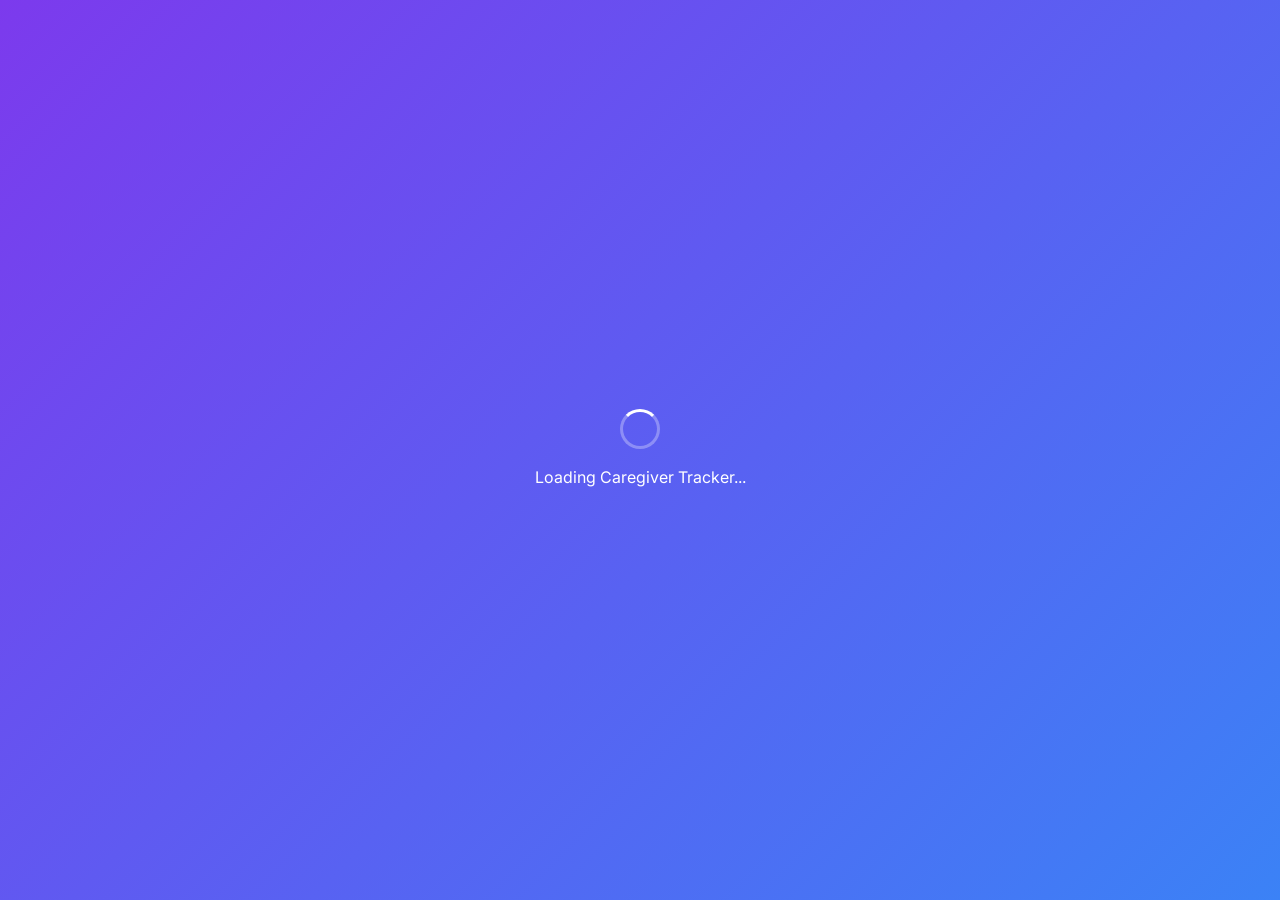
<file: index.html>
<!DOCTYPE html>
<html lang="en">
<head>
    <meta charset="UTF-8">
    <meta name="viewport" content="width=device-width, initial-scale=1.0">
    <meta name="theme-color" content="#7c3aed">
    <title>Caregiver Time Tracker | 护工时间追踪</title>
    <link href="https://fonts.googleapis.com/css2?family=Inter:wght@300;400;500;600;700&display=swap" rel="stylesheet">
    <style>
        /* Simple inline CSS version */
        * {
            margin: 0;
            padding: 0;
            box-sizing: border-box;
        }
        
        body {
            font-family: 'Inter', sans-serif;
            background: linear-gradient(135deg, #7c3aed 0%, #3b82f6 100%);
            min-height: 100vh;
            color: #334155;
            line-height: 1.6;
        }
        
        .loading-screen {
            position: fixed;
            top: 0;
            left: 0;
            width: 100%;
            height: 100%;
            background: linear-gradient(135deg, #7c3aed 0%, #3b82f6 100%);
            display: flex;
            align-items: center;
            justify-content: center;
            z-index: 10000;
            color: white;
        }
        
        .loading-screen.hide {
            display: none;
        }
        
        .app-container {
            max-width: 600px;
            margin: 0 auto;
            padding: 1.5rem;
            opacity: 0;
            transition: opacity 0.3s;
        }
        
        .app-container.loaded {
            opacity: 1;
        }
        
        .header {
            text-align: center;
            margin-bottom: 2rem;
            color: white;
        }
        
        .title {
            font-size: 1.875rem;
            font-weight: 700;
            margin-bottom: 0.5rem;
        }
        
        .subtitle {
            font-size: 1.25rem;
            opacity: 0.9;
        }
        
        .caregiver-card {
            background: linear-gradient(145deg, #ffffff 0%, #f8fafc 100%);
            border-radius: 1rem;
            padding: 2rem;
            box-shadow: 0 20px 25px -5px rgba(0, 0, 0, 0.1);
            text-align: center;
        }
        
        .caregiver-name {
            font-size: 1.5rem;
            font-weight: 600;
            margin-bottom: 1rem;
            color: #334155;
        }
        
        .status-badge {
            display: inline-flex;
            align-items: center;
            justify-content: center;
            padding: 0.5rem 1.5rem;
            border-radius: 0.75rem;
            background: #fca5a5;
            color: #dc2626;
            font-weight: 500;
            margin-bottom: 1.5rem;
        }
        
        .status-badge.clocked-in {
            background: #dcfce7;
            color: #16a34a;
        }
        
        .btn {
            display: inline-flex;
            align-items: center;
            justify-content: center;
            padding: 1rem 1.5rem;
            border: none;
            border-radius: 0.5rem;
            font-size: 1rem;
            font-weight: 500;
            cursor: pointer;
            transition: all 0.15s;
            margin: 0.5rem;
            min-height: 44px;
        }
        
        .btn:disabled {
            opacity: 0.6;
            cursor: not-allowed;
        }
        
        .btn-success {
            background: #10b981;
            color: white;
        }
        
        .btn-danger {
            background: #ef4444;
            color: white;
        }
        
        .btn:not(:disabled):hover {
            transform: translateY(-1px);
            box-shadow: 0 10px 15px -3px rgba(0, 0, 0, 0.1);
        }
        
        .time-display {
            display: grid;
            grid-template-columns: 1fr 1fr;
            gap: 1.5rem;
            margin: 1.5rem 0;
            padding: 1.5rem;
            background: rgba(59, 130, 246, 0.1);
            border-radius: 0.75rem;
        }
        
        .time-stat {
            text-align: center;
        }
        
        .time-value {
            font-size: 1.875rem;
            font-weight: 700;
            color: #3b82f6;
            margin-bottom: 0.5rem;
        }
        
        .time-label {
            font-size: 0.875rem;
            color: #64748b;
        }
        
        .live-timer {
            margin: 1rem 0;
            padding: 1rem;
            background: linear-gradient(135deg, #10b981, #059669);
            border-radius: 0.75rem;
            color: white;
            display: none;
        }
        
        .timer-display {
            font-size: 1.875rem;
            font-weight: 700;
            font-family: 'Courier New', monospace;
            text-align: center;
        }
        
        @media (max-width: 768px) {
            .app-container {
                padding: 1rem;
            }
            
            .time-display {
                grid-template-columns: 1fr;
                text-align: center;
            }
        }
        
        /* Caregiver Selection */
        .caregiver-section {
            background: white;
            border-radius: 0.5rem;
            padding: 1rem;
            margin: 1rem;
            box-shadow: 0 1px 3px rgba(0, 0, 0, 0.1);
            border: 2px solid #e5e7eb;
        }
        
        /* Caregiver List Styles */
        .caregivers-list {
            display: flex;
            flex-direction: column;
            gap: 1.5rem;
            margin-bottom: 2rem;
        }
        
        .caregiver-card {
            background: white;
            border: 2px solid #e5e7eb;
            border-radius: 1rem;
            padding: 1.5rem;
            box-shadow: 0 1px 3px rgba(0, 0, 0, 0.1);
            transition: all 0.2s ease;
        }
        
        .caregiver-card:hover {
            border-color: #3b82f6;
            box-shadow: 0 4px 6px rgba(0, 0, 0, 0.1);
        }
        
        .caregiver-header {
            display: flex;
            align-items: center;
            gap: 1rem;
            margin-bottom: 1rem;
        }
        
        .caregiver-avatar {
            width: 60px;
            height: 60px;
            border-radius: 50%;
            background: linear-gradient(135deg, #667eea 0%, #764ba2 100%);
            display: flex;
            align-items: center;
            justify-content: center;
            color: white;
            font-weight: bold;
            font-size: 1.5rem;
            flex-shrink: 0;
        }
        
        .caregiver-info h3 {
            margin: 0;
            font-size: 1.25rem;
            color: #1f2937;
        }
        
        .caregiver-info p {
            margin: 0.25rem 0 0 0;
            font-size: 0.875rem;
            color: #6b7280;
        }
        
        .caregiver-status {
            padding: 0.25rem 0.75rem;
            border-radius: 1rem;
            font-size: 0.75rem;
            font-weight: 600;
            text-transform: uppercase;
            letter-spacing: 0.05em;
        }
        
        .status-available {
            background: #dcfce7;
            color: #166534;
        }
        
        .status-working {
            background: #fef3c7;
            color: #92400e;
        }
        
        .caregiver-controls {
            display: flex;
            gap: 0.75rem;
            margin: 1rem 0;
            flex-wrap: wrap;
        }
        
        .caregiver-stats {
            display: grid;
            grid-template-columns: repeat(auto-fit, minmax(150px, 1fr));
            gap: 1rem;
            margin: 1rem 0;
        }
        
        .stat-card {
            background: #f9fafb;
            padding: 1rem;
            border-radius: 0.5rem;
            text-align: center;
        }
        
        .stat-value {
            font-size: 1.5rem;
            font-weight: bold;
            color: #1f2937;
            margin-bottom: 0.25rem;
        }
        
        .stat-label {
            font-size: 0.75rem;
            color: #6b7280;
            text-transform: uppercase;
            letter-spacing: 0.05em;
        }
        
        .caregiver-timer {
            background: #fef3c7;
            border: 2px solid #f59e0b;
            border-radius: 0.5rem;
            padding: 1rem;
            text-align: center;
            margin: 1rem 0;
        }
        
        .timer-display {
            font-size: 2rem;
            font-weight: bold;
            font-family: 'Courier New', monospace;
            color: #92400e;
            margin-bottom: 0.5rem;
        }
        
        .timer-label {
            font-size: 0.875rem;
            color: #92400e;
        }
        
        .caregiver-sessions {
            margin-top: 1rem;
        }
        
        .sessions-header {
            font-size: 1rem;
            font-weight: 600;
            color: #374151;
            margin-bottom: 0.75rem;
            padding-bottom: 0.5rem;
            border-bottom: 1px solid #e5e7eb;
        }
        
        .session-item {
            display: flex;
            justify-content: space-between;
            align-items: center;
            padding: 0.75rem;
            background: #f9fafb;
            border-radius: 0.375rem;
            margin-bottom: 0.5rem;
            font-size: 0.875rem;
        }
        
        .session-info {
            display: flex;
            justify-content: space-between;
            align-items: center;
            flex: 1;
        }
        
        .session-actions {
            display: flex;
            gap: 0.25rem;
            margin-left: 0.5rem;
        }
        
        .edit-session-btn, .delete-session-btn {
            background: none;
            border: none;
            cursor: pointer;
            padding: 0.25rem;
            border-radius: 0.25rem;
            font-size: 0.875rem;
            transition: background-color 0.2s;
        }
        
        .edit-session-btn:hover {
            background: #e5e7eb;
        }
        
        .delete-session-btn:hover {
            background: #fecaca;
        }
        
        .session-date {
            font-weight: 500;
            color: #374151;
        }
        
        .session-times {
            color: #6b7280;
        }
        
        .session-duration {
            font-weight: 600;
            color: #059669;
        }
        
        /* Admin Section */
        .admin-section {
            background: #f9fafb;
            border-radius: 1rem;
            padding: 1.5rem;
            margin-top: 2rem;
            border: 1px solid #e5e7eb;
        }
        
        .admin-section .section-header h2 {
            color: #6b7280;
            font-size: 1rem;
        }
        
        /* Modal Styles */
        .modal {
            position: fixed;
            top: 0;
            left: 0;
            width: 100%;
            height: 100%;
            background: rgba(0, 0, 0, 0.5);
            display: flex;
            align-items: center;
            justify-content: center;
            z-index: 1000;
        }
        
        .modal-content {
            background: white;
            border-radius: 0.5rem;
            max-width: 500px;
            width: 90%;
            max-height: 90vh;
            overflow-y: auto;
        }
        
        .modal-header {
            display: flex;
            align-items: center;
            justify-content: space-between;
            padding: 1rem;
            border-bottom: 1px solid #e5e7eb;
        }
        
        .modal-body {
            padding: 1rem;
        }
        
        .close-btn {
            background: none;
            border: none;
            font-size: 1.5rem;
            cursor: pointer;
            color: #6b7280;
        }
        
        .close-btn:hover {
            color: #374151;
        }
        
        .setup-instructions {
            margin-bottom: 1.5rem;
            font-size: 0.875rem;
        }
        
        .setup-instructions h4 {
            margin-bottom: 0.5rem;
            color: #374151;
        }
        
        .setup-instructions p {
            margin-bottom: 0.25rem;
            color: #6b7280;
        }
        
        .setup-instructions a {
            color: #3b82f6;
            text-decoration: none;
        }
        
        /* Time Logs Modal */
        .time-logs-modal .modal-content {
            max-width: 900px;
            width: 95%;
            max-height: 90vh;
        }
        
        .time-logs-table {
            width: 100%;
            border-collapse: collapse;
            margin: 1rem 0;
            font-size: 0.875rem;
        }
        
        .time-logs-table th,
        .time-logs-table td {
            padding: 0.75rem 0.5rem;
            text-align: left;
            border-bottom: 1px solid #e5e7eb;
            vertical-align: middle;
        }
        
        .time-logs-table th {
            background: #f9fafb;
            font-weight: 600;
            color: #374151;
            position: sticky;
            top: 0;
            z-index: 1;
        }
        
        .time-logs-table tbody tr:hover {
            background: #f3f4f6;
        }
        
        .log-actions {
            display: flex;
            gap: 0.25rem;
            flex-wrap: wrap;
        }
        
        .log-actions button {
            padding: 0.25rem 0.5rem;
            border: none;
            border-radius: 0.25rem;
            cursor: pointer;
            font-size: 0.75rem;
            font-weight: 500;
        }
        
        .edit-btn {
            background: #3b82f6;
            color: white;
        }
        
        .delete-btn {
            background: #ef4444;
            color: white;
        }
        
        .add-entry-btn {
            background: #10b981;
            color: white;
            margin-bottom: 1rem;
        }
        
        .time-input {
            width: 100%;
            padding: 0.5rem;
            border: 1px solid #d1d5db;
            border-radius: 0.25rem;
            font-size: 0.875rem;
        }
        
        .form-row {
            display: flex;
            gap: 1rem;
            margin: 0.75rem 0;
            align-items: center;
        }
        
        .form-group {
            flex: 1;
        }
        
        .form-group label {
            display: block;
            margin-bottom: 0.25rem;
            font-weight: 500;
            font-size: 0.875rem;
        }
        
        @media (max-width: 768px) {
            .time-logs-table {
                font-size: 0.75rem;
            }
            
            .time-logs-table th,
            .time-logs-table td {
                padding: 0.5rem 0.25rem;
            }
            
            .form-row {
                flex-direction: column;
                gap: 0.5rem;
            }
        }

        /* Senior-friendly UI Styles */
        .caregivers-section, .recent-sessions-section {
            background: white;
            border-radius: 0.75rem;
            padding: 1.5rem;
            margin: 1rem 0;
            box-shadow: 0 2px 8px rgba(0, 0, 0, 0.1);
        }
        
        .section-header {
            display: flex;
            justify-content: space-between;
            align-items: center;
            margin-bottom: 1.5rem;
            padding-bottom: 0.75rem;
            border-bottom: 2px solid #e5e7eb;
        }
        
        .section-header h2 {
            margin: 0;
            color: #1f2937;
            font-size: 1.5rem;
            font-weight: 600;
        }
        
        .manage-btn, .setup-btn {
            background: #10b981;
            color: white;
            border: none;
            padding: 0.75rem 1.5rem;
            border-radius: 0.5rem;
            font-size: 1rem;
            font-weight: 500;
            cursor: pointer;
            transition: background-color 0.2s;
        }
        
        .manage-btn:hover, .setup-btn:hover {
            background: #059669;
        }
        
        .caregivers-grid {
            display: grid;
            grid-template-columns: repeat(auto-fill, minmax(200px, 1fr));
            gap: 0.75rem;
        }
        
        .caregiver-card {
            border: 2px solid #e5e7eb;
            border-radius: 0.75rem;
            padding: 1.5rem;
            cursor: pointer;
            transition: all 0.2s;
            background: #f9fafb;
        }
        
        .caregiver-card:hover {
            border-color: #10b981;
            background: #ecfdf5;
        }
        
        .caregiver-card.selected {
            border-color: #10b981;
            background: #ecfdf5;
            box-shadow: 0 0 0 3px rgba(16, 185, 129, 0.1);
        }
        
        .caregiver-card h3 {
            margin: 0 0 0.5rem 0;
            font-size: 1.25rem;
            color: #1f2937;
        }
        
        .caregiver-card p {
            margin: 0 0 1rem 0;
            color: #6b7280;
        }
        
        .caregiver-actions {
            display: flex;
            gap: 0.5rem;
            margin-top: 1rem;
        }
        
        .edit-caregiver-btn, .delete-caregiver-btn {
            padding: 0.5rem 1rem;
            border: none;
            border-radius: 0.375rem;
            font-size: 0.875rem;
            cursor: pointer;
            transition: background-color 0.2s;
        }
        
        .edit-caregiver-btn {
            background: #3b82f6;
            color: white;
        }
        
        .delete-caregiver-btn {
            background: #ef4444;
            color: white;
        }
        
        .active-status {
            background: white;
            border-radius: 0.75rem;
            padding: 1.5rem;
            margin: 1rem 0;
            box-shadow: 0 2px 8px rgba(0, 0, 0, 0.1);
            border-left: 4px solid #10b981;
        }
        
        .status-header h3 {
            margin: 0;
            font-size: 1.5rem;
            color: #1f2937;
        }
        
        .current-status {
            background: #ecfdf5;
            color: #065f46;
            padding: 0.5rem 1rem;
            border-radius: 0.5rem;
            margin: 0.75rem 0;
            font-weight: 500;
            border: 1px solid #10b981;
        }
        
        .clock-controls {
            display: flex;
            gap: 1rem;
            margin: 1.5rem 0;
        }
        
        .clock-btn {
            flex: 1;
            padding: 1rem 1.5rem;
            border: none;
            border-radius: 0.75rem;
            font-size: 1.125rem;
            font-weight: 600;
            cursor: pointer;
            transition: all 0.2s;
        }
        
        .clock-in {
            background: #10b981;
            color: white;
        }
        
        .clock-in:hover:not(:disabled) {
            background: #059669;
        }
        
        .clock-out {
            background: #ef4444;
            color: white;
        }
        
        .clock-out:hover:not(:disabled) {
            background: #dc2626;
        }
        
        .clock-btn:disabled {
            background: #d1d5db;
            color: #9ca3af;
            cursor: not-allowed;
        }
        
        .hours-summary {
            display: grid;
            grid-template-columns: 1fr 1fr;
            gap: 1rem;
            margin: 1.5rem 0;
        }
        
        .hours-card {
            background: #f3f4f6;
            border-radius: 0.5rem;
            padding: 1rem;
            text-align: center;
        }
        
        .hours-value {
            font-size: 2rem;
            font-weight: bold;
            color: #1f2937;
            margin-bottom: 0.25rem;
        }
        
        .hours-label {
            font-size: 0.875rem;
            color: #6b7280;
        }
        
        .recent-sessions-list {
            display: flex;
            flex-direction: column;
            gap: 0.75rem;
        }
        
        .session-card {
            border: 1px solid #e5e7eb;
            border-radius: 0.5rem;
            padding: 1rem;
            display: flex;
            justify-content: space-between;
            align-items: center;
            background: #f9fafb;
        }
        
        .session-info {
            flex: 1;
        }
        
        .session-time {
            font-weight: 600;
            color: #1f2937;
            margin-bottom: 0.25rem;
        }
        
        .session-duration {
            font-size: 0.875rem;
            color: #6b7280;
        }
        
        .session-actions {
            display: flex;
            gap: 0.5rem;
        }
        
        .edit-session-btn, .delete-session-btn {
            padding: 0.5rem 0.75rem;
            border: none;
            border-radius: 0.375rem;
            font-size: 0.875rem;
            cursor: pointer;
            transition: background-color 0.2s;
        }
        
        .edit-session-btn {
            background: #3b82f6;
            color: white;
        }
        
        .delete-session-btn {
            background: #ef4444;
            color: white;
        }
        
        .sync-status {
            display: flex;
            justify-content: space-between;
            align-items: center;
        }
        
        .connection-status {
            font-size: 1rem;
            font-weight: 500;
        }
        
        @media (max-width: 768px) {
            .caregivers-grid {
                grid-template-columns: 1fr;
            }
            
            .clock-controls {
                flex-direction: column;
            }
            
            .sync-status {
                flex-direction: column;
                gap: 1rem;
                align-items: stretch;
            }
        }
    </style>
</head>
<body>
    <!-- Loading Screen -->
    <div id="loadingScreen" class="loading-screen">
        <div>
            <div style="width: 40px; height: 40px; border: 3px solid rgba(255, 255, 255, 0.3); border-radius: 50%; border-top-color: white; animation: spin 1s ease-in-out infinite; margin: 0 auto 1rem;"></div>
            <p>Loading Caregiver Tracker...</p>
        </div>
    </div>

    <!-- Main App -->
    <div id="app" class="app-container">
        <!-- Header -->
        <header class="header">
            <h1 class="title">Caregiver Time Tracker<br><span class="subtitle">护工时间追踪</span></h1>
            <p>Family Dashboard | 家庭管理面板</p>
            <div id="currentTime">Loading...</div>
        </header>

        <!-- Caregivers List Section -->
        <div class="caregivers-section">
            <div class="section-header">
                <h2>All Caregivers | 所有护工</h2>
                <button class="manage-btn" onclick="showAddCaregiverModal()">
                    + Add Caregiver | 添加护工
                </button>
            </div>
            
            <div id="caregiversList" class="caregivers-list">
                <!-- Individual caregiver cards with their own controls will be populated here -->
            </div>
        </div>

        <!-- Admin Controls Section (moved to bottom) -->
        <div class="admin-section">
            <div class="section-header">
                <h2>Admin Controls | 管理控制</h2>
                <div style="display: flex; gap: 0.5rem; flex-wrap: wrap;">
                    <button class="sheets-setup-btn" onclick="showGoogleSheetsSetup()" style="padding: 0.5rem 1rem; background: #10b981; color: white; border: none; border-radius: 0.5rem; cursor: pointer; font-size: 0.875rem;">
                        ⚙️ Setup Sheets | 设置表格
                    </button>
                    <button class="sync-btn" onclick="loadDataFromGoogleSheets()" style="padding: 0.5rem 1rem; background: #3b82f6; color: white; border: none; border-radius: 0.5rem; cursor: pointer; font-size: 0.875rem;">
                        🔄 Sync | 同步
                    </button>
                    <button class="export-btn" onclick="exportData()" style="padding: 0.5rem 1rem; background: #8b5cf6; color: white; border: none; border-radius: 0.5rem; cursor: pointer; font-size: 0.875rem;">
                        📤 Export | 导出
                    </button>
                </div>
            </div>
        </div>
    </div>

    <!-- Edit Session Modal -->
    <div id="editSessionModal" class="modal" style="display: none;">
        <div class="modal-content">
            <div class="modal-header">
                <h3>Edit Session | 编辑会话</h3>
                <button class="close-btn" onclick="hideEditSessionModal()">&times;</button>
            </div>
            <div class="modal-body">
                <form id="editSessionForm" onsubmit="saveSessionEdit(event)">
                    <input type="hidden" id="editSessionId" value="">
                    <input type="hidden" id="editCaregiverId" value="">
                    
                    <div style="display: grid; gap: 1rem; grid-template-columns: 1fr 1fr;">
                        <div>
                            <label style="display: block; margin-bottom: 0.5rem; font-weight: 500;">Date | 日期:</label>
                            <input type="date" id="editSessionDate" required style="width: 100%; padding: 0.75rem; border: 1px solid #ccc; border-radius: 0.25rem;">
                        </div>
                        <div></div>
                        
                        <div>
                            <label style="display: block; margin-bottom: 0.5rem; font-weight: 500;">Clock In | 上班时间:</label>
                            <input type="time" id="editClockIn" required style="width: 100%; padding: 0.75rem; border: 1px solid #ccc; border-radius: 0.25rem;">
                        </div>
                        <div>
                            <label style="display: block; margin-bottom: 0.5rem; font-weight: 500;">Clock Out | 下班时间:</label>
                            <input type="time" id="editClockOut" required style="width: 100%; padding: 0.75rem; border: 1px solid #ccc; border-radius: 0.25rem;">
                        </div>
                    </div>
                    
                    <div style="margin-top: 1rem;">
                        <label style="display: block; margin-bottom: 0.5rem; font-weight: 500;">Notes | 备注:</label>
                        <textarea id="editSessionNotes" style="width: 100%; padding: 0.75rem; border: 1px solid #ccc; border-radius: 0.25rem; min-height: 80px; resize: vertical;" placeholder="Optional notes..."></textarea>
                    </div>
                    
                    <div style="display: flex; gap: 1rem; margin-top: 1.5rem;">
                        <button type="button" onclick="hideEditSessionModal()" style="flex: 1; padding: 0.75rem; border: 1px solid #ccc; background: white; border-radius: 0.25rem; cursor: pointer;">Cancel | 取消</button>
                        <button type="submit" class="btn" style="flex: 1; background: #3b82f6; color: white; padding: 0.75rem; border-radius: 0.25rem;">Save Changes | 保存更改</button>
                    </div>
                </form>
            </div>
        </div>
    </div>

    <!-- Google Sheets Setup Modal -->
    <div id="googleSheetsModal" class="modal" style="display: none;">
        <div class="modal-content">
            <div class="modal-header">
                <h3>Google Sheets Setup | 谷歌表格设置</h3>
                <button class="close-btn" onclick="hideGoogleSheetsSetup()">&times;</button>
            </div>
            <div class="modal-body">
                <div class="setup-instructions">
                    <h4>📋 Simple Setup (Recommended)</h4>
                    <p><strong>Step 1:</strong> Create Google Apps Script</p>
                    <p>1. Go to <a href="https://script.google.com" target="_blank">script.google.com</a></p>
                    <p>2. Click "New Project"</p>
                    <p>3. Replace default code with the script below</p>
                    <p>4. Click "Deploy" → "New deployment" → "Web app"</p>
                    <p>5. Set "Execute as: Me" and "Access: Anyone"</p>
                    <p>6. Copy the Web App URL</p>
                    
                    <div style="background: #f3f4f6; padding: 1rem; margin: 0.5rem 0; border-radius: 0.25rem; font-family: monospace; font-size: 0.75rem;">
function doPost(e) {<br>
&nbsp;&nbsp;try {<br>
&nbsp;&nbsp;&nbsp;&nbsp;const sheet = SpreadsheetApp.openById('YOUR_SHEET_ID_HERE');<br>
&nbsp;&nbsp;&nbsp;&nbsp;const ws = sheet.getActiveSheet();<br>
&nbsp;&nbsp;&nbsp;&nbsp;const data = JSON.parse(e.postData.contents);<br>
&nbsp;&nbsp;&nbsp;&nbsp;<br>
&nbsp;&nbsp;&nbsp;&nbsp;// Add headers if first row<br>
&nbsp;&nbsp;&nbsp;&nbsp;if (ws.getLastRow() === 0) {<br>
&nbsp;&nbsp;&nbsp;&nbsp;&nbsp;&nbsp;ws.getRange(1, 1, 1, 8).setValues([['Timestamp', 'Caregiver', 'Date', 'Clock In', 'Clock Out', 'Session Hours', 'Total Hours', 'Action']]);<br>
&nbsp;&nbsp;&nbsp;&nbsp;}<br>
&nbsp;&nbsp;&nbsp;&nbsp;<br>
&nbsp;&nbsp;&nbsp;&nbsp;ws.appendRow(data.values[0]);<br>
&nbsp;&nbsp;&nbsp;&nbsp;return ContentService.createTextOutput(JSON.stringify({success: true})).setMimeType(ContentService.MimeType.JSON);<br>
&nbsp;&nbsp;} catch (error) {<br>
&nbsp;&nbsp;&nbsp;&nbsp;return ContentService.createTextOutput(JSON.stringify({success: false, error: error.toString()})).setMimeType(ContentService.MimeType.JSON);<br>
&nbsp;&nbsp;}<br>
}
                    </div>
                    
                    <p><strong>Step 2:</strong> Update the script with your Sheet ID</p>
                    <p><strong>Step 3:</strong> Enter the Web App URL below</p>
                </div>
                
                <form id="googleSheetsForm" onsubmit="testGoogleSheets(event)">
                    <div style="margin: 1rem 0;">
                        <label style="display: block; margin-bottom: 0.5rem; font-weight: 500;">Google Apps Script Web App URL:</label>
                        <input type="url" id="webAppUrl" placeholder="https://script.google.com/macros/s/.../exec" style="width: 100%; padding: 0.5rem; border: 1px solid #ccc; border-radius: 0.25rem;" required>
                    </div>
                    <div style="margin: 1rem 0;">
                        <label style="display: block; margin-bottom: 0.5rem; font-weight: 500; color: #6b7280;">Spreadsheet ID (Auto-managed by Apps Script):</label>
                        <input type="text" id="spreadsheetId" placeholder="Auto-detected from your Google Apps Script" style="width: 100%; padding: 0.5rem; border: 1px solid #ccc; border-radius: 0.25rem; background: #f9fafb;" disabled>
                    </div>
                    <button type="submit" class="btn" style="background: #3b82f6; color: white;">Test Connection | 测试连接</button>
                </form>
                
                <div id="connectionStatus" style="margin-top: 1rem; padding: 0.5rem; border-radius: 0.25rem; display: none;"></div>
            </div>
        </div>
    </div>

    <!-- Add Caregiver Modal -->
    <div id="addCaregiverModal" class="modal" style="display: none;">
        <div class="modal-content">
            <div class="modal-header">
                <h3>Add New Caregiver | 添加新护工</h3>
                <button class="close-btn" onclick="hideAddCaregiverModal()">&times;</button>
            </div>
            <div class="modal-body">
                <form id="caregiverForm" onsubmit="addCaregiver(event)">
                    <div style="margin: 1rem 0;">
                        <label style="display: block; margin-bottom: 0.5rem; font-weight: 500;">Full Name | 姓名:</label>
                        <input type="text" id="caregiverName" placeholder="Maria Chen" style="width: 100%; padding: 0.75rem; border: 1px solid #ccc; border-radius: 0.25rem;" required>
                    </div>
                    
                    <div style="margin: 1rem 0;">
                        <label style="display: block; margin-bottom: 0.5rem; font-weight: 500;">Chinese Name | 中文名 (Optional):</label>
                        <input type="text" id="caregiverChineseName" placeholder="陈玛丽亚" style="width: 100%; padding: 0.75rem; border: 1px solid #ccc; border-radius: 0.25rem;">
                    </div>
                    
                    <div style="margin: 1rem 0;">
                        <label style="display: block; margin-bottom: 0.5rem; font-weight: 500;">Role | 职位:</label>
                        <select id="caregiverRole" style="width: 100%; padding: 0.75rem; border: 1px solid #ccc; border-radius: 0.25rem;">
                            <option value="Primary Caregiver">Primary Caregiver | 主要护工</option>
                            <option value="Relief Caregiver">Relief Caregiver | 替班护工</option>
                            <option value="Night Shift">Night Shift | 夜班护工</option>
                            <option value="Weekend Caregiver">Weekend Caregiver | 周末护工</option>
                            <option value="Temporary">Temporary | 临时护工</option>
                        </select>
                    </div>
                    
                    <div style="margin: 1rem 0;">
                        <label style="display: block; margin-bottom: 0.5rem; font-weight: 500;">Phone | 电话 (Optional):</label>
                        <input type="tel" id="caregiverPhone" placeholder="+1 (555) 123-4567" style="width: 100%; padding: 0.75rem; border: 1px solid #ccc; border-radius: 0.25rem;">
                    </div>
                    
                    <div style="margin: 1rem 0;">
                        <label style="display: block; margin-bottom: 0.5rem; font-weight: 500;">Monthly Hours Limit | 每月工作小时限制:</label>
                        <input type="number" id="caregiverHours" value="160" min="1" max="744" style="width: 100%; padding: 0.75rem; border: 1px solid #ccc; border-radius: 0.25rem;">
                    </div>
                    
                    <div style="display: flex; gap: 1rem; margin-top: 1.5rem;">
                        <button type="button" onclick="hideAddCaregiverModal()" style="flex: 1; padding: 0.75rem; border: 1px solid #ccc; background: white; border-radius: 0.25rem; cursor: pointer;">Cancel | 取消</button>
                        <button type="submit" class="btn" style="flex: 1; background: #10b981; color: white; padding: 0.75rem; border-radius: 0.25rem;">Add Caregiver | 添加护工</button>
                    </div>
                </form>
            </div>
        </div>
    </div>

    <!-- Edit Users Modal -->
    <div id="editUsersModal" class="modal" style="display: none;">
        <div class="modal-content" style="max-width: 600px;">
            <div class="modal-header">
                <h3>Manage Caregivers | 管理护工</h3>
                <button class="close-btn" onclick="hideEditUsersModal()">&times;</button>
            </div>
            <div class="modal-body">
                <div id="caregiversList" style="margin-bottom: 1rem;">
                    <!-- Caregiver list will be populated here -->
                </div>
                <button class="add-entry-btn" onclick="showAddCaregiverModal(); hideEditUsersModal();" style="width: 100%;">
                    + Add New Caregiver | 添加新护工
                </button>
            </div>
        </div>
    </div>

    <!-- Time Logs Modal -->
    <div id="timeLogsModal" class="modal time-logs-modal" style="display: none;">
        <div class="modal-content">
            <div class="modal-header">
                <h3>Time Logs | 时间记录 <span id="logsCaregiverName"></span></h3>
                <button class="close-btn" onclick="hideTimeLogsModal()">&times;</button>
            </div>
            <div class="modal-body">
                <button class="btn add-entry-btn" onclick="showAddEntryForm()">
                    ➕ Add Manual Entry | 手动添加记录
                </button>
                
                <div id="addEntryForm" style="display: none; background: #f9fafb; padding: 1rem; border-radius: 0.5rem; margin-bottom: 1rem;">
                    <h4>Add Time Entry | 添加时间记录</h4>
                    <form onsubmit="addManualEntry(event)">
                        <div class="form-row">
                            <div class="form-group">
                                <label>Date | 日期:</label>
                                <input type="date" id="entryDate" class="time-input" required>
                            </div>
                            <div class="form-group">
                                <label>Clock In | 上班时间:</label>
                                <input type="datetime-local" id="clockInTime" class="time-input" required>
                            </div>
                        </div>
                        <div class="form-row">
                            <div class="form-group">
                                <label>Clock Out | 下班时间:</label>
                                <input type="datetime-local" id="clockOutTime" class="time-input" required>
                            </div>
                            <div class="form-group">
                                <label>Notes | 备注:</label>
                                <input type="text" id="entryNotes" class="time-input" placeholder="Optional notes...">
                            </div>
                        </div>
                        <div style="display: flex; gap: 1rem;">
                            <button type="button" onclick="hideAddEntryForm()" style="flex: 1; padding: 0.5rem; background: #6b7280; color: white; border: none; border-radius: 0.25rem;">Cancel | 取消</button>
                            <button type="submit" style="flex: 1; padding: 0.5rem; background: #10b981; color: white; border: none; border-radius: 0.25rem;">Add Entry | 添加记录</button>
                        </div>
                    </form>
                </div>
                
                <div style="max-height: 400px; overflow-y: auto;">
                    <table class="time-logs-table">
                        <thead>
                            <tr>
                                <th>Date | 日期</th>
                                <th>Clock In | 上班</th>
                                <th>Clock Out | 下班</th>
                                <th>Hours | 小时</th>
                                <th>Notes | 备注</th>
                                <th>Actions | 操作</th>
                            </tr>
                        </thead>
                        <tbody id="timeLogsTableBody">
                            <!-- Time logs will be populated here -->
                        </tbody>
                    </table>
                </div>
                
                <div style="margin-top: 1rem; text-align: center; color: #6b7280; font-size: 0.875rem;">
                    <p>Total Hours This Month: <strong id="monthlyHours">0.0</strong> | 本月总小时数</p>
                </div>
            </div>
        </div>
    </div>

    <!-- Edit Entry Modal -->
    <div id="editEntryModal" class="modal" style="display: none;">
        <div class="modal-content">
            <div class="modal-header">
                <h3>Edit Time Entry | 编辑时间记录</h3>
                <button class="close-btn" onclick="hideEditEntryModal()">&times;</button>
            </div>
            <div class="modal-body">
                <form onsubmit="saveEditedEntry(event)">
                    <input type="hidden" id="editEntryId">
                    <div class="form-row">
                        <div class="form-group">
                            <label>Date | 日期:</label>
                            <input type="date" id="editEntryDate" class="time-input" required>
                        </div>
                    </div>
                    <div class="form-row">
                        <div class="form-group">
                            <label>Clock In Time | 上班时间:</label>
                            <input type="datetime-local" id="editClockInTime" class="time-input" required>
                        </div>
                        <div class="form-group">
                            <label>Clock Out Time | 下班时间:</label>
                            <input type="datetime-local" id="editClockOutTime" class="time-input" required>
                        </div>
                    </div>
                    <div class="form-row">
                        <div class="form-group">
                            <label>Notes | 备注:</label>
                            <input type="text" id="editEntryNotes" class="time-input" placeholder="Optional notes...">
                        </div>
                    </div>
                    <div style="display: flex; gap: 1rem; margin-top: 1rem;">
                        <button type="button" onclick="hideEditEntryModal()" style="flex: 1; padding: 0.5rem; background: #6b7280; color: white; border: none; border-radius: 0.25rem;">Cancel | 取消</button>
                        <button type="submit" style="flex: 1; padding: 0.5rem; background: #3b82f6; color: white; border: none; border-radius: 0.25rem;">Save Changes | 保存更改</button>
                    </div>
                </form>
            </div>
        </div>
    </div>

    <style>
        @keyframes spin {
            to { transform: rotate(360deg); }
        }
    </style>

    <script>
        // Global application variables
        let caregivers = [];
        let currentCaregiver = null;
        let activeCaregiver = null; // Currently working caregiver
        let clockInTime = null; // Clock in time for active caregiver
        let isClocked = false;
        let startTime = null;
        let hoursWorked = 0;
        let timerInterval = null;
        let syncInterval = null;
        let retryQueue = [];

        let googleSheetsConfig = {
            webAppUrl: null,
            spreadsheetId: null,
            isConnected: false
        };

        // Initialize app
        function initApp() {
            console.log('Initializing caregiver app with Google Sheets...');
            
            // Load active caregiver from localStorage
            try {
                const savedActiveCaregiver = localStorage.getItem('activeCaregiver');
                if (savedActiveCaregiver) {
                    activeCaregiver = JSON.parse(savedActiveCaregiver);
                }
                clockInTime = localStorage.getItem('clockInTime');
                
                // Validate activeCaregiver still exists in current caregivers list
                if (activeCaregiver) {
                    const currentCaregivers = JSON.parse(localStorage.getItem('caregivers') || '[]');
                    const caregiverStillExists = currentCaregivers.find(c => c.id === activeCaregiver.id);
                    
                    if (!caregiverStillExists) {
                        console.log('Active caregiver no longer exists, clearing stale state');
                        activeCaregiver = null;
                        clockInTime = null;
                        startTime = null;
                        localStorage.removeItem('activeCaregiver');
                        localStorage.removeItem('clockInTime');
                    }
                }
                
                // Set startTime for backwards compatibility
                if (clockInTime) {
                    startTime = new Date(clockInTime);
                }
                
                // Start timer if there's an active caregiver
                if (activeCaregiver && clockInTime) {
                    startTimer();
                }
            } catch (e) {
                console.warn('Could not load active caregiver:', e);
                // Clear potentially corrupted data
                activeCaregiver = null;
                clockInTime = null;
                startTime = null;
                localStorage.removeItem('activeCaregiver');
                localStorage.removeItem('clockInTime');
            }
            
            // Hide loading screen
            setTimeout(() => {
                document.getElementById('loadingScreen').classList.add('hide');
                document.getElementById('app').classList.add('loaded');
            }, 1000);
            
            // Start clock
            updateCurrentTime();
            setInterval(updateCurrentTime, 1000);
            
            // Load saved data
            loadData();
            loadGoogleSheetsConfig();
            loadCaregivers();
            
            console.log('App initialized successfully!');
        }

        function updateCurrentTime() {
            const now = new Date();
            const options = {
                weekday: 'long',
                year: 'numeric',
                month: 'long',
                day: 'numeric',
                hour: '2-digit',
                minute: '2-digit'
            };
            document.getElementById('currentTime').textContent = 
                now.toLocaleDateString('en-US', options);
        }

        async function clockIn() {
            if (isClocked) return;
            if (!currentCaregiver) {
                showNotification('Please select a caregiver first | 请先选择护工', 'error');
                return;
            }
            
            isClocked = true;
            startTime = new Date();
            
            // Update UI
            const currentStatus = document.getElementById('currentStatus');
            if (currentStatus) {
                currentStatus.textContent = 'Clocked In | 已上班';
                currentStatus.style.background = '#fef3c7';
                currentStatus.style.color = '#92400e';
                currentStatus.style.borderColor = '#f59e0b';
            }
            
            const clockInBtn = document.getElementById('clockInBtn');
            const clockOutBtn = document.getElementById('clockOutBtn');
            const liveTimer = document.getElementById('liveTimer');
            
            if (clockInBtn) clockInBtn.disabled = true;
            if (clockOutBtn) clockOutBtn.disabled = false;
            if (liveTimer) liveTimer.style.display = 'block';
            
            // Start timer
            timerInterval = setInterval(updateLiveTimer, 1000);
            
            // Note: We don't log CLOCK_IN events individually.
            // Complete sessions will be logged when clock out happens.
            
            // Save state
            saveData();
            
            console.log('Clocked in at:', startTime);
            showNotification('Clocked in successfully! | 上班打卡成功！', 'success');
        }

        async function clockOut() {
            if (!isClocked || !startTime) return;
            if (!currentCaregiver) {
                showNotification('No caregiver selected | 未选择护工', 'error');
                return;
            }
            
            const endTime = new Date();
            const sessionHours = (endTime - startTime) / (1000 * 60 * 60);
            
            isClocked = false;
            clearInterval(timerInterval);
            timerInterval = null;
            
            // Update UI
            const currentStatus = document.getElementById('currentStatus');
            if (currentStatus) {
                currentStatus.textContent = 'Ready to Work | 准备工作';
                currentStatus.style.background = '#ecfdf5';
                currentStatus.style.color = '#065f46';
                currentStatus.style.borderColor = '#10b981';
            }
            
            const clockInBtn = document.getElementById('clockInBtn');
            const clockOutBtn = document.getElementById('clockOutBtn');
            const liveTimer = document.getElementById('liveTimer');
            
            if (clockInBtn) clockInBtn.disabled = false;
            if (clockOutBtn) clockOutBtn.disabled = true;
            if (liveTimer) liveTimer.style.display = 'none';
            
            // Update hours
            hoursWorked += sessionHours;
            updateTimeDisplay();
            
            // Save to time entries for time log
            try {
                const timeEntry = {
                    id: Date.now().toString(),
                    clockIn: startTime.toISOString(),
                    clockOut: endTime.toISOString(),
                    notes: 'Automatic entry',
                    createdAt: new Date().toISOString(),
                    manual: false
                };
                
                let currentTimeEntries = loadTimeEntries();
                currentTimeEntries.push(timeEntry);
                
                // Save the updated entries
                if (currentCaregiver) {
                    localStorage.setItem(`timeEntries_${currentCaregiver.id}`, JSON.stringify(currentTimeEntries));
                }
                
                // Update recent sessions display
                populateCaregiversGrid();
            } catch (e) {
                console.warn('Could not save time entry:', e);
            }
            
            // Log complete session to Google Sheets
            await logToGoogleSheets('COMPLETE_SESSION', {
                action: 'Complete Session',
                timestamp: endTime.toISOString(),
                caregiver: currentCaregiver.chineseName ? 
                    `${currentCaregiver.name} | ${currentCaregiver.chineseName}` : 
                    currentCaregiver.name,
                clockIn: startTime.toLocaleTimeString(),
                clockOut: endTime.toLocaleTimeString(),
                date: startTime.toLocaleDateString(),
                sessionHours: sessionHours.toFixed(2),
                totalHours: hoursWorked.toFixed(2),
                sessionId: Date.now().toString() // Unique ID for this session
            });
            
            // Save state
            saveData();
            
            showNotification(`Session completed! Worked: ${sessionHours.toFixed(1)} hours`, 'success');
            
            console.log('Clocked out. Session hours:', sessionHours.toFixed(2));
        }

        function updateLiveTimer() {
            if (!startTime) return;
            
            const now = new Date();
            const elapsed = now - startTime;
            const hours = Math.floor(elapsed / (1000 * 60 * 60));
            const minutes = Math.floor((elapsed % (1000 * 60 * 60)) / (1000 * 60));
            const seconds = Math.floor((elapsed % (1000 * 60)) / 1000);
            
            document.getElementById('currentSessionTime').textContent = 
                `${hours.toString().padStart(2, '0')}:${minutes.toString().padStart(2, '0')}:${seconds.toString().padStart(2, '0')}`;
        }

        function startTimer() {
            if (timerInterval) {
                clearInterval(timerInterval);
            }
            // Use the new updateAllTimers function instead of updateLiveTimer
            timerInterval = setInterval(updateAllTimers, 1000);
            updateAllTimers(); // Update immediately
        }

        function stopTimer() {
            if (timerInterval) {
                clearInterval(timerInterval);
                timerInterval = null;
            }
        }

        function updateTimeDisplay() {
            document.getElementById('hoursWorked').textContent = hoursWorked.toFixed(1);
            document.getElementById('hoursRemaining').textContent = Math.max(0, 160 - hoursWorked).toFixed(1);
        }

        // Google Sheets Integration Functions
        
        function loadGoogleSheetsConfig() {
            try {
                const saved = localStorage.getItem('googleSheetsConfig');
                if (saved) {
                    googleSheetsConfig = JSON.parse(saved);
                    updateSyncStatus();
                }
            } catch (e) {
                console.warn('Could not load Google Sheets config:', e);
            }
        }

        function saveGoogleSheetsConfig() {
            try {
                localStorage.setItem('googleSheetsConfig', JSON.stringify(googleSheetsConfig));
            } catch (e) {
                console.warn('Could not save Google Sheets config:', e);
            }
        }

        // Enhanced sync function to get latest data from Google Sheets
        async function syncFromGoogleSheets() {
            if (!googleSheetsConfig.isConnected) {
                return;
            }
            
            try {
                // Get latest data from Google Sheets
                const response = await fetch(`${googleSheetsConfig.scriptUrl}?action=read&callback=handleSyncData&_=${Date.now()}`);
                
                // The response will be handled by the JSONP callback
                return new Promise((resolve, reject) => {
                    window.handleSyncData = function(data) {
                        try {
                            if (data.success && data.data) {
                                updateLocalDataFromSync(data.data);
                                resolve(data);
                            } else {
                                console.log('Sync response error:', data.error);
                                resolve(data);
                            }
                        } catch (error) {
                            console.log('Sync processing error:', error);
                            reject(error);
                        }
                        
                        // Clean up
                        delete window.handleSyncData;
                    };
                    
                    // Timeout after 10 seconds
                    setTimeout(() => {
                        if (window.handleSyncData) {
                            delete window.handleSyncData;
                            reject(new Error('Sync timeout'));
                        }
                    }, 10000);
                });
                
            } catch (error) {
                console.log('Sync request failed:', error);
                throw error;
            }
        }
        
        function updateLocalDataFromSync(syncData) {
            let hasUpdates = false;
            
            // Update caregivers if newer
            if (syncData.caregivers && syncData.caregivers.length > 0) {
                const localCaregivers = JSON.parse(localStorage.getItem('caregivers') || '[]');
                const caregiverMap = new Map(localCaregivers.map(c => [c.name, c]));
                
                syncData.caregivers.forEach(syncCaregiver => {
                    const localCaregiver = caregiverMap.get(syncCaregiver.name);
                    if (!localCaregiver || 
                        new Date(syncCaregiver.lastModified) > new Date(localCaregiver.lastModified || 0)) {
                        
                        // Update or add caregiver
                        const updatedCaregiver = {
                            id: localCaregiver ? localCaregiver.id : generateId(),
                            name: syncCaregiver.name,
                            chineseName: syncCaregiver.chineseName || '',
                            role: localCaregiver ? localCaregiver.role : 'Primary Caregiver',
                            hours: syncCaregiver.assignedHours || 160,
                            monthlyHours: syncCaregiver.assignedHours || 160,
                            lastModified: syncCaregiver.lastModified
                        };
                        
                        caregiverMap.set(syncCaregiver.name, updatedCaregiver);
                        hasUpdates = true;
                    }
                });
                
                if (hasUpdates) {
                    const updatedCaregivers = Array.from(caregiverMap.values());
                    localStorage.setItem('caregivers', JSON.stringify(updatedCaregivers));
                }
            }
            
            // Update sessions for each caregiver
            if (syncData.sessions && syncData.sessions.length > 0) {
                const caregivers = JSON.parse(localStorage.getItem('caregivers') || '[]');
                
                caregivers.forEach(caregiver => {
                    const caregiverSessions = syncData.sessions.filter(session => {
                        const sessionName = session.caregiverName || '';
                        return sessionName.includes(caregiver.name) || 
                               (caregiver.chineseName && sessionName.includes(caregiver.chineseName));
                    });
                    
                    if (caregiverSessions.length > 0) {
                        const localSessions = loadTimeEntriesForCaregiver(caregiver.id);
                        const sessionMap = new Map(localSessions.map(s => [s.id, s]));
                        
                        caregiverSessions.forEach(syncSession => {
                            const sessionId = syncSession.timestamp || generateId();
                            const existingSession = sessionMap.get(sessionId);
                            
                            if (!existingSession) {
                                const newSession = {
                                    id: sessionId,
                                    clockIn: new Date(syncSession.clockIn).toISOString(),
                                    clockOut: new Date(syncSession.clockOut).toISOString(),
                                    notes: syncSession.notes || '',
                                    deviceId: syncSession.deviceId || 'synced',
                                    source: 'google_sheets',
                                    createdAt: new Date().toISOString()
                                };
                                
                                sessionMap.set(sessionId, newSession);
                                hasUpdates = true;
                            }
                        });
                        
                        if (hasUpdates) {
                            const updatedSessions = Array.from(sessionMap.values())
                                .sort((a, b) => new Date(a.clockIn) - new Date(b.clockIn));
                            localStorage.setItem(`timeEntries_${caregiver.id}`, JSON.stringify(updatedSessions));
                        }
                    }
                });
            }
            
            // Check for working status changes and update UI
            checkForWorkingStatusChanges();
            
            if (hasUpdates) {
                // Refresh the UI to show updated data
                populateCaregiversGrid();
                console.log('Local data updated from sync');
            }
        }
        
        function checkForWorkingStatusChanges() {
            const caregivers = JSON.parse(localStorage.getItem('caregivers') || '[]');
            let foundActiveCaregiver = null;
            
            // Check if any caregiver is currently working based on recent sessions
            caregivers.forEach(caregiver => {
                const sessions = loadTimeEntriesForCaregiver(caregiver.id);
                const now = new Date();
                
                // Check for any session started today that hasn't been completed
                const todayStart = new Date(now.getFullYear(), now.getMonth(), now.getDate());
                const incompleteSessions = sessions.filter(session => {
                    const clockIn = new Date(session.clockIn);
                    return clockIn >= todayStart && 
                           session.clockIn && 
                           (!session.clockOut || session.clockOut === session.clockIn);
                });
                
                if (incompleteSessions.length > 0) {
                    foundActiveCaregiver = {
                        id: caregiver.id,
                        name: caregiver.name,
                        chineseName: caregiver.chineseName
                    };
                    clockInTime = incompleteSessions[0].clockIn;
                }
            });
            
            // Update active caregiver status
            if (foundActiveCaregiver && (!activeCaregiver || activeCaregiver.id !== foundActiveCaregiver.id)) {
                activeCaregiver = foundActiveCaregiver;
                startTimer();
                console.log('Working status synced:', foundActiveCaregiver.name);
            } else if (!foundActiveCaregiver && activeCaregiver) {
                activeCaregiver = null;
                clockInTime = null;
                if (timerInterval) {
                    clearInterval(timerInterval);
                    timerInterval = null;
                }
                console.log('Working status cleared - no one currently working');
            }
        }
            const indicator = document.getElementById('syncIndicator');
            const text = document.getElementById('syncText');
            const retryBtn = document.getElementById('retryBtn');
            
            if (googleSheetsConfig.isConnected) {
                if (indicator) indicator.style.background = '#10b981';
                if (text) text.textContent = 'Connected | 已连接';
                if (retryBtn) retryBtn.style.display = 'none';
                
                // Start auto-sync when connected
                startAutoSync();
            } else {
                if (indicator) indicator.style.background = '#ef4444';
                if (text) text.textContent = 'Not Connected | 未连接';
                if (retryBtn) retryBtn.style.display = 'none';
                
                // Stop auto-sync when disconnected
                stopAutoSync();
            }
        }
        
        // Show retry button when there are failed syncs
        function showRetryButton() {
            const retryBtn = document.getElementById('retryBtn');
            const retryQueue = JSON.parse(localStorage.getItem('retryQueue') || '[]');
            
            if (retryBtn) {
                if (retryQueue.length > 0 && googleSheetsConfig.isConnected) {
                    retryBtn.style.display = 'inline-block';
                } else {
                    retryBtn.style.display = 'none';
                }
            } else {
                console.log('Retry button element not found - creating notification instead');
                if (retryQueue.length > 0) {
                    showNotification('Data sync pending - will retry automatically | 数据同步待处理 - 将自动重试', 'warning');
                }
            }
        }
        
        // Manual retry function
        async function retryFailedSyncs() {
            const retryQueue = JSON.parse(localStorage.getItem('retryQueue') || '[]');
            
            if (retryQueue.length === 0) {
                showNotification('No failed syncs to retry | 没有失败的同步需要重试', 'info');
                return;
            }
            
            showNotification(`Retrying ${retryQueue.length} failed syncs... | 重试${retryQueue.length}个失败的同步...`, 'info');
            
            const successfulRetries = [];
            
            for (const item of retryQueue) {
                try {
                    await logToGoogleSheets(item.eventType, item.data);
                    successfulRetries.push(item);
                } catch (error) {
                    console.error('Retry failed:', error);
                }
                
                // Small delay between retries
                await new Promise(resolve => setTimeout(resolve, 500));
            }
            
            // Remove successful retries from queue
            const remainingQueue = retryQueue.filter(item => !successfulRetries.includes(item));
            localStorage.setItem('retryQueue', JSON.stringify(remainingQueue));
            
            showNotification(`Retried ${successfulRetries.length}/${retryQueue.length} syncs successfully | 成功重试${successfulRetries.length}/${retryQueue.length}个同步`, 'success');
            
            showRetryButton();
        }

        async function logToGoogleSheets(eventType, data) {
            if (!googleSheetsConfig.isConnected) {
                console.log('Google Sheets not connected, skipping sync');
                return;
            }

            try {
                console.log('Starting Google Sheets sync...', { eventType, data });
                
                // Update sync status to show syncing
                const syncIndicator = document.getElementById('syncIndicator');
                const syncText = document.getElementById('syncText');
                if (syncIndicator) syncIndicator.style.background = '#f59e0b';
                if (syncText) syncText.textContent = 'Syncing... | 同步中...';

                let response;
                
                if (eventType === 'CAREGIVER_ADDED' || eventType === 'CAREGIVER_UPDATED') {
                    // Sync caregiver data
                    const caregiverData = {
                        name: data.caregiver || data.name,
                        chineseName: data.chineseName || '',
                        hours: data.hours || 160
                    };
                    response = await syncCaregiverToGoogleSheet(caregiverData);
                } else if (eventType === 'UPDATE_SESSION' || eventType === 'DELETE_SESSION') {
                    // For session updates/deletes, use the data directly
                    const sessionUpdateData = {
                        sessionId: data.sessionId,
                        caregiverName: data.caregiverName || data.caregiver,
                        date: data.date,
                        clockIn: data.clockIn,
                        clockOut: data.clockOut,
                        duration: data.duration,
                        notes: data.notes || 'Session updated',
                        deviceId: data.deviceId || getDeviceId(),
                        eventType: eventType
                    };
                    
                    response = await syncSessionUpdateToGoogleSheet(sessionUpdateData);
                } else {
                    // For complete sessions, format the data properly
                    const sessionData = {
                        timestamp: data.sessionId || new Date().toISOString(),
                        caregiverName: data.caregiver,
                        date: data.date || new Date().toLocaleDateString(),
                        clockIn: data.clockIn || '',
                        clockOut: data.clockOut || '',
                        duration: data.sessionHours || '',
                        notes: data.action || 'Session completed',
                        deviceId: getDeviceId()
                    };
                    
                    response = await syncSessionToGoogleSheet(sessionData);
                }
                
                console.log('Google Sheets response:', response);
                
                if (response.success) {
                    console.log('Sync successful!');
                    // Update sync status to success
                    setTimeout(() => {
                        const syncIndicator = document.getElementById('syncIndicator');
                        const syncText = document.getElementById('syncText');
                        if (syncIndicator) syncIndicator.style.background = '#10b981';
                        if (syncText) syncText.textContent = 'Synced | 已同步';
                    }, 1000);
                    
                    showNotification('Data synced to Google Sheets successfully! | 数据已成功同步到谷歌表格！', 'success');
                } else {
                    throw new Error(response.error || 'Unknown sync error');
                }

            } catch (error) {
                console.error('Error syncing to Google Sheets:', error);
                
                // Update sync status to error with more details
                const syncIndicator = document.getElementById('syncIndicator');
                const syncText = document.getElementById('syncText');
                if (syncIndicator) syncIndicator.style.background = '#ef4444';
                
                let errorText = 'Sync Error';
                if (error.message.includes('403')) {
                    errorText = 'Permission Error';
                } else if (error.message.includes('404')) {
                    errorText = 'Not Found';
                } else if (error.message.includes('timeout')) {
                    errorText = 'Timeout';
                }
                
                if (syncText) syncText.textContent = `${errorText} | 同步错误`;
                
                // Show user-friendly error message
                showNotification(`Sync failed: ${error.message}. Data saved locally for retry. | 同步失败：${error.message}。数据已本地保存以供重试。`, 'error');
                
                // Store for retry later
                storeForRetry(eventType, data);
                if (showRetryButton && typeof showRetryButton === 'function') {
                    showRetryButton();
                }
            }
        }

        async function syncSessionToGoogleSheet(sessionData) {
            const url = googleSheetsConfig.webAppUrl;
            
            console.log('Sending session to Google Apps Script via JSONP:', url);
            console.log('Session data:', sessionData);
            
            try {
                const callbackName = 'sessionSyncCallback_' + Date.now();
                const script = document.createElement('script');
                
                const result = await new Promise((resolve, reject) => {
                    window[callbackName] = function(data) {
                        console.log('JSONP Session sync response:', data);
                        delete window[callbackName];
                        if (document.head.contains(script)) {
                            document.head.removeChild(script);
                        }
                        resolve(data);
                    };
                    
                    script.onerror = function() {
                        console.error('JSONP session sync failed to load');
                        delete window[callbackName];
                        if (document.head.contains(script)) {
                            document.head.removeChild(script);
                        }
                        reject(new Error('JSONP session sync request failed'));
                    };
                    
                    // Add device identifier
                    const sessionWithDevice = {
                        ...sessionData,
                        deviceId: getDeviceId()
                    };
                    
                    const valuesParam = encodeURIComponent(JSON.stringify(sessionWithDevice));
                    const jsonpUrl = `${url}?callback=${callbackName}&dataType=session&values=${valuesParam}&_t=${Date.now()}`;
                    console.log('JSONP Session sync URL length:', jsonpUrl.length);
                    
                    script.src = jsonpUrl;
                    document.head.appendChild(script);
                    
                    setTimeout(() => {
                        if (window[callbackName]) {
                            delete window[callbackName];
                            if (document.head.contains(script)) {
                                document.head.removeChild(script);
                            }
                            reject(new Error('JSONP session sync timeout'));
                        }
                    }, 15000);
                });
                
                if (result.success) {
                    return { success: true, data: result };
                } else {
                    throw new Error(result.error || 'Unknown error from Apps Script');
                }
                
            } catch (error) {
                console.error('JSONP session sync error:', error);
                return { success: false, error: error.message };
            }
        }
        
        async function syncSessionUpdateToGoogleSheet(sessionData) {
            const url = googleSheetsConfig.webAppUrl;
            
            console.log('Sending session update to Google Apps Script via JSONP:', url);
            console.log('Session update data:', sessionData);
            
            try {
                const callbackName = 'sessionUpdateCallback_' + Date.now();
                const script = document.createElement('script');
                
                const result = await new Promise((resolve, reject) => {
                    window[callbackName] = function(data) {
                        console.log('JSONP Session update response:', data);
                        delete window[callbackName];
                        if (document.head.contains(script)) {
                            document.head.removeChild(script);
                        }
                        resolve(data);
                    };
                    
                    script.onerror = function() {
                        console.error('JSONP session update failed to load');
                        delete window[callbackName];
                        if (document.head.contains(script)) {
                            document.head.removeChild(script);
                        }
                        reject(new Error('JSONP session update request failed'));
                    };
                    
                    // Add device identifier
                    const sessionUpdateWithDevice = {
                        ...sessionData,
                        deviceId: getDeviceId()
                    };
                    
                    const valuesParam = encodeURIComponent(JSON.stringify(sessionUpdateWithDevice));
                    const jsonpUrl = `${url}?callback=${callbackName}&dataType=session&values=${valuesParam}&_t=${Date.now()}`;
                    console.log('JSONP Session update URL length:', jsonpUrl.length);
                    
                    script.src = jsonpUrl;
                    document.head.appendChild(script);
                    
                    setTimeout(() => {
                        if (window[callbackName]) {
                            delete window[callbackName];
                            if (document.head.contains(script)) {
                                document.head.removeChild(script);
                            }
                            reject(new Error('JSONP session update timeout'));
                        }
                    }, 15000);
                });
                
                if (result.success) {
                    return { success: true, data: result };
                } else {
                    throw new Error(result.error || 'Unknown error from Apps Script');
                }
                
            } catch (error) {
                console.error('JSONP session update error:', error);
                return { success: false, error: error.message };
            }
        }
        
        async function syncCaregiverToGoogleSheet(caregiverData) {
            const url = googleSheetsConfig.webAppUrl;
            
            console.log('Sending caregiver to Google Apps Script via JSONP:', url);
            console.log('Caregiver data:', caregiverData);
            
            try {
                const callbackName = 'caregiverSyncCallback_' + Date.now();
                const script = document.createElement('script');
                
                const result = await new Promise((resolve, reject) => {
                    window[callbackName] = function(data) {
                        console.log('JSONP Caregiver sync response:', data);
                        delete window[callbackName];
                        if (document.head.contains(script)) {
                            document.head.removeChild(script);
                        }
                        resolve(data);
                    };
                    
                    script.onerror = function() {
                        console.error('JSONP caregiver sync failed to load');
                        delete window[callbackName];
                        if (document.head.contains(script)) {
                            document.head.removeChild(script);
                        }
                        reject(new Error('JSONP caregiver sync request failed'));
                    };
                    
                    const valuesParam = encodeURIComponent(JSON.stringify(caregiverData));
                    const jsonpUrl = `${url}?callback=${callbackName}&dataType=caregiver&values=${valuesParam}&_t=${Date.now()}`;
                    console.log('JSONP Caregiver sync URL length:', jsonpUrl.length);
                    
                    script.src = jsonpUrl;
                    document.head.appendChild(script);
                    
                    setTimeout(() => {
                        if (window[callbackName]) {
                            delete window[callbackName];
                            if (document.head.contains(script)) {
                                document.head.removeChild(script);
                            }
                            reject(new Error('JSONP caregiver sync timeout'));
                        }
                    }, 15000);
                });
                
                if (result.success) {
                    return { success: true, data: result };
                } else {
                    throw new Error(result.error || 'Unknown error from Apps Script');
                }
                
            } catch (error) {
                console.error('JSONP caregiver sync error:', error);
                return { success: false, error: error.message };
            }
        }
        
        function getDeviceId() {
            let deviceId = localStorage.getItem('deviceId');
            if (!deviceId) {
                deviceId = 'device_' + Date.now() + '_' + Math.random().toString(36).substr(2, 9);
                localStorage.setItem('deviceId', deviceId);
            }
            return deviceId;
        }

        function storeForRetry(eventType, data) {
            try {
                const retryData = JSON.parse(localStorage.getItem('retryQueue') || '[]');
                retryData.push({ eventType, data, timestamp: new Date().toISOString() });
                localStorage.setItem('retryQueue', JSON.stringify(retryData));
            } catch (e) {
                console.warn('Could not store retry data:', e);
            }
        }

        // Data Synchronization Functions
        async function loadDataFromGoogleSheets() {
            if (!googleSheetsConfig.isConnected || !googleSheetsConfig.webAppUrl) {
                console.log('Google Sheets not configured, skipping data load');
                showNotification('Set up Google Sheets sync for cross-device data sharing | 设置谷歌表格同步以实现跨设备数据共享', 'info');
                return;
            }

            try {
                console.log('Loading data from Google Sheets...');
                showNotification('Loading data from Google Sheets... | 正在从谷歌表格加载数据...', 'info');
                
                const callbackName = 'dataLoadCallback_' + Date.now();
                const script = document.createElement('script');
                
                const result = await new Promise((resolve, reject) => {
                    window[callbackName] = function(response) {
                        delete window[callbackName];
                        if (document.head.contains(script)) {
                            document.head.removeChild(script);
                        }
                        resolve(response);
                    };
                    
                    // Request to read all data from Google Sheets (both caregivers and sessions)
                    const jsonpUrl = `${googleSheetsConfig.webAppUrl}?action=read&callback=${callbackName}&_t=${Date.now()}`;
                    console.log('Loading data from:', jsonpUrl);
                    script.src = jsonpUrl;
                    document.head.appendChild(script);
                    
                    setTimeout(() => {
                        if (window[callbackName]) {
                            delete window[callbackName];
                            if (document.head.contains(script)) {
                                document.head.removeChild(script);
                            }
                            reject(new Error('Timeout loading data from Google Sheets'));
                        }
                    }, 10000);
                });

                console.log('Data load result:', result);

                if (result && result.success && result.data) {
                    console.log('Successfully loaded data from Google Sheets:', result.data);
                    
                    // Process the loaded data with new structure
                    await syncDataFromMultiTabSheet(result.data);
                    showNotification('Data synced from Google Sheets! | 已从谷歌表格同步数据！', 'success');
                } else {
                    console.log('No data found in Google Sheets or read not supported');
                    showNotification('No existing data found in Google Sheets | 谷歌表格中未找到现有数据', 'info');
                }
                
            } catch (error) {
                console.error('Error loading data from Google Sheets:', error);
                showNotification('Failed to sync data from Google Sheets | 从谷歌表格同步数据失败', 'error');
            }
        }

        async function syncDataFromMultiTabSheet(sheetData) {
            try {
                console.log('Processing multi-tab sheet data:', sheetData);
                
                // Handle the new structure with separate caregivers and sessions
                const { caregivers: sheetCaregivers, sessions: sheetSessions } = sheetData;
                
                // Always clear existing caregivers and replace with sheet data (even if empty)
                console.log('Clearing local caregivers and replacing with sheet data');
                caregivers.length = 0;
                
                // Sync caregivers from sheet (if any)
                if (sheetCaregivers && sheetCaregivers.length > 0) {
                    console.log('Adding caregivers from sheet:', sheetCaregivers);
                    
                    sheetCaregivers.forEach(sheetCaregiver => {
                        const caregiver = {
                            id: Date.now().toString() + Math.random(),
                            name: sheetCaregiver.name,
                            chineseName: sheetCaregiver.chineseName || '',
                            monthlyHours: sheetCaregiver.assignedHours || sheetCaregiver.hours || 160,
                            role: sheetCaregiver.role || 'Primary Caregiver'
                        };
                        caregivers.push(caregiver);
                    });
                }
                
                // Always save the updated (possibly empty) caregivers list
                localStorage.setItem('caregivers', JSON.stringify(caregivers));

                // Load existing local time entries for merging (don't clear them)
                console.log('Loading existing local time entries for merging with sheet data');
                const existingTimeEntries = {};
                caregivers.forEach(caregiver => {
                    const localEntries = loadTimeEntriesForCaregiver(caregiver.id);
                    existingTimeEntries[caregiver.id] = localEntries || [];
                });
                
                // Initialize timeEntries with existing local data
                timeEntries = existingTimeEntries;                // Sync sessions from sheet (if any) - merge with existing local data
                if (sheetSessions && sheetSessions.length > 0) {
                    console.log('Merging sessions from sheet with local data:', sheetSessions);
                    
                    const deviceId = getDeviceId();
                    
                    // Group clock-in and clock-out events by caregiver and timestamp proximity
                    const sessionPairs = {};
                    
                    sheetSessions.forEach(sheetSession => {
                        const caregiverName = sheetSession.caregiverName || sheetSession.caregiver;
                        const eventType = sheetSession.eventType || 'SESSION'; // Handle both old and new formats
                        
                        if (eventType === 'CLOCK_IN' || eventType === 'Clock In') {
                            const sessionKey = `${caregiverName}_${sheetSession.date}`;
                            if (!sessionPairs[sessionKey]) sessionPairs[sessionKey] = {};
                            sessionPairs[sessionKey].clockIn = sheetSession;
                        } else if (eventType === 'CLOCK_OUT' || eventType === 'Clock Out') {
                            const sessionKey = `${caregiverName}_${sheetSession.date}`;
                            if (!sessionPairs[sessionKey]) sessionPairs[sessionKey] = {};
                            sessionPairs[sessionKey].clockOut = sheetSession;
                        } else if (sheetSession.clockIn && sheetSession.clockOut) {
                            // Handle complete session records (old format)
                            const sessionKey = `${caregiverName}_${sheetSession.date}_${Date.now()}`;
                            sessionPairs[sessionKey] = {
                                complete: sheetSession
                            };
                        }
                    });
                    
                    // Process paired sessions
                    Object.values(sessionPairs).forEach(pair => {
                        let sessionData;
                        
                        if (pair.complete) {
                            // Handle complete session record
                            sessionData = pair.complete;
                        } else if (pair.clockIn && pair.clockOut) {
                            // Handle paired clock-in/clock-out events
                            sessionData = {
                                caregiverName: pair.clockIn.caregiverName || pair.clockIn.caregiver,
                                date: pair.clockIn.date,
                                clockIn: pair.clockIn.clockIn || pair.clockIn.time,
                                clockOut: pair.clockOut.clockOut || pair.clockOut.time,
                                duration: pair.clockOut.duration || '',
                                notes: pair.clockOut.notes || pair.clockIn.notes || '',
                                timestamp: pair.clockOut.timestamp || pair.clockIn.timestamp,
                                deviceId: pair.clockOut.deviceId || pair.clockIn.deviceId
                            };
                        } else {
                            // Skip incomplete pairs
                            return;
                        }
                        
                        // Filter out event records (DELETE_SESSION, UPDATE_SESSION, etc.)
                        const notes = sessionData.notes || '';
                        if (notes.includes('DELETE_SESSION') || notes.includes('UPDATE_SESSION') || 
                            notes.includes('CLOCK_IN') || notes.includes('CLOCK_OUT') ||
                            !sessionData.clockIn || !sessionData.clockOut) {
                            return; // Skip event records and incomplete sessions
                        }
                        
                        const caregiverName = sessionData.caregiverName;
                        // Try to match caregivers by name (handling both display formats)
                        let caregiver = caregivers.find(c => {
                            const displayName = c.chineseName ? `${c.name} | ${c.chineseName}` : c.name;
                            return c.name === caregiverName || displayName === caregiverName || 
                                   caregiverName.includes(c.name) || c.name.includes(caregiverName.split(' | ')[0]);
                        });
                        
                        if (caregiver) {
                            // Initialize time entries if not exists
                            if (!timeEntries[caregiver.id]) {
                                timeEntries[caregiver.id] = [];
                            }
                            
                            // Create proper date-time strings for clockIn and clockOut
                            let clockInDateTime, clockOutDateTime;
                            
                            try {
                                // Check if clockIn/clockOut are already full datetime strings or just times
                                if (sessionData.clockIn && sessionData.clockOut) {
                                    // If they look like full ISO dates, use them directly
                                    if (sessionData.clockIn.includes('T') && sessionData.clockIn.includes('Z')) {
                                        // These are full ISO datetime strings, but may have wrong dates
                                        // Extract just the time parts and combine with the correct date
                                        const clockInTime = new Date(sessionData.clockIn).toTimeString().split(' ')[0];
                                        const clockOutTime = new Date(sessionData.clockOut).toTimeString().split(' ')[0];
                                        
                                        const sessionDate = sessionData.date.includes('T') ? 
                                            sessionData.date.split('T')[0] : sessionData.date;
                                        
                                        clockInDateTime = new Date(sessionDate + 'T' + clockInTime).toISOString();
                                        clockOutDateTime = new Date(sessionDate + 'T' + clockOutTime).toISOString();
                                    } else {
                                        // These are just time strings, combine with date
                                        const sessionDate = sessionData.date.includes('T') ? 
                                            sessionData.date.split('T')[0] : sessionData.date;
                                        clockInDateTime = new Date(sessionDate + 'T' + sessionData.clockIn).toISOString();
                                        clockOutDateTime = new Date(sessionDate + 'T' + sessionData.clockOut).toISOString();
                                    }
                                } else {
                                    console.warn('Invalid session data - missing clock times:', sessionData);
                                    return;
                                }
                            } catch (dateError) {
                                console.warn('Error parsing session dates:', dateError, sessionData);
                                return;
                            }
                            
                            // Check for existing entry to avoid duplicates
                            const sessionDate = new Date(clockInDateTime);
                            const exists = timeEntries[caregiver.id].some(entry => {
                                const entryDate = new Date(entry.clockIn);
                                return Math.abs(entryDate - sessionDate) < 300000; // Within 5 minutes
                            });
                            
                            if (!exists) {
                                const entry = {
                                    id: sessionData.timestamp || (Date.now().toString() + Math.random()),
                                    clockIn: clockInDateTime,
                                    clockOut: clockOutDateTime,
                                    notes: sessionData.notes || 'Synced from Google Sheets',
                                    createdAt: sessionData.timestamp || new Date().toISOString(),
                                    manual: false,
                                    deviceId: sessionData.deviceId || 'google-sheets',
                                    source: 'google-sheets'
                                };
                                
                                // Add sheet entry to local storage
                                timeEntries[caregiver.id].push(entry);
                                console.log('Added sheet session to local storage:', entry);
                            }
                        } else {
                            console.warn('Caregiver not found for session:', caregiverName);
                        }
                    });
                    
                    // Save the merged time entries
                    saveTimeEntries();
                    console.log('Saved merged time entries to localStorage');
                } else {
                    console.log('No sheet sessions to merge');
                    // Still save existing local entries
                    saveTimeEntries();
                }
                
                // Refresh the UI
                populateCaregiversGrid();
                updateSyncStatus();
                
                // Upload local sessions that aren't in Google Sheets yet
                if (googleSheetsConfig.isConnected) {
                    await uploadLocalSessionsToGoogleSheets();
                }
                
                console.log('Multi-tab sync completed successfully');
                
            } catch (error) {
                console.error('Error processing multi-tab sheet data:', error);
                throw error;
            }
        }

        // Upload local sessions that aren't marked as from Google Sheets
        async function uploadLocalSessionsToGoogleSheets() {
            console.log('Checking for local sessions to upload to Google Sheets...');
            
            try {
                const caregivers = JSON.parse(localStorage.getItem('caregivers') || '[]');
                const deviceId = getDeviceId();
                let uploadCount = 0;
                
                for (const caregiver of caregivers) {
                    const localEntries = loadTimeEntriesForCaregiver(caregiver.id);
                    
                    for (const entry of localEntries) {
                        // Only upload entries that weren't sourced from Google Sheets and don't have 'google-sheets' deviceId
                        if (entry.source !== 'google-sheets' && entry.deviceId !== 'google-sheets') {
                            try {
                                const clockInDate = new Date(entry.clockIn);
                                const clockOutDate = new Date(entry.clockOut);
                                const caregiverDisplayName = caregiver.chineseName ? `${caregiver.name} | ${caregiver.chineseName}` : caregiver.name;
                                
                                await logToGoogleSheets('SYNC_SESSION', {
                                    caregiver: caregiverDisplayName,
                                    caregiverName: caregiverDisplayName,
                                    clockIn: clockInDate.toLocaleTimeString(),
                                    clockOut: clockOutDate.toLocaleTimeString(),
                                    date: clockInDate.toLocaleDateString(),
                                    duration: ((clockOutDate - clockInDate) / (1000 * 60 * 60)).toFixed(2),
                                    timestamp: entry.id,
                                    deviceId: entry.deviceId || deviceId,
                                    notes: entry.notes || 'Local session uploaded during sync'
                                });
                                
                                uploadCount++;
                                console.log('Uploaded local session:', entry.id);
                                
                            } catch (uploadError) {
                                console.warn('Failed to upload session:', entry.id, uploadError);
                            }
                        }
                    }
                }
                
                if (uploadCount > 0) {
                    console.log(`Successfully uploaded ${uploadCount} local sessions to Google Sheets`);
                } else {
                    console.log('No local sessions needed uploading');
                }
                
            } catch (error) {
                console.error('Error uploading local sessions to Google Sheets:', error);
            }
        }

        // Data Export/Import Functions (Alternative Sync Method)
        function exportData() {
            try {
                // Ensure caregivers array is loaded
                if (!Array.isArray(caregivers)) {
                    loadCaregiverData();
                }
                
                const exportData = {
                    caregivers: caregivers || [],
                    currentCaregiver: currentCaregiver,
                    timestamp: new Date().toISOString()
                };
                
                // Add time entries for all caregivers
                caregivers.forEach(caregiver => {
                    const timeEntries = JSON.parse(localStorage.getItem(`timeEntries_${caregiver.id}`) || '[]');
                    exportData[`timeEntries_${caregiver.id}`] = timeEntries;
                });
                
                const dataString = JSON.stringify(exportData, null, 2);
                const blob = new Blob([dataString], { type: 'application/json' });
                const url = URL.createObjectURL(blob);
                
                const a = document.createElement('a');
                a.href = url;
                a.download = `caregiver_data_${new Date().toISOString().split('T')[0]}.json`;
                a.click();
                
                URL.revokeObjectURL(url);
                showNotification('Data exported! Transfer file to other device | 数据已导出！将文件传输到其他设备', 'success');
                
            } catch (error) {
                console.error('Export error:', error);
                showNotification('Export failed | 导出失败', 'error');
            }
        }
        
        function showImportDialog() {
            const input = document.createElement('input');
            input.type = 'file';
            input.accept = '.json';
            input.onchange = function(event) {
                const file = event.target.files[0];
                if (file) {
                    const reader = new FileReader();
                    reader.onload = function(e) {
                        try {
                            const importedData = JSON.parse(e.target.result);
                            importData(importedData);
                        } catch (error) {
                            console.error('Import error:', error);
                            showNotification('Invalid file format | 无效文件格式', 'error');
                        }
                    };
                    reader.readAsText(file);
                }
            };
            input.click();
        }
        
        function importData(importedData) {
            try {
                if (confirm('This will overwrite existing data. Continue? | 这将覆盖现有数据。是否继续？')) {
                    // Import caregivers
                    if (importedData.caregivers) {
                        caregivers = importedData.caregivers;
                        localStorage.setItem('caregivers', JSON.stringify(caregivers));
                    }
                    
                    // Import time entries
                    caregivers.forEach(caregiver => {
                        const timeEntriesKey = `timeEntries_${caregiver.id}`;
                        if (importedData[timeEntriesKey]) {
                            localStorage.setItem(timeEntriesKey, JSON.stringify(importedData[timeEntriesKey]));
                        }
                    });
                    
                    // Refresh UI
                    populateCaregiversGrid();
                    
                    showNotification('Data imported successfully! | 数据导入成功！', 'success');
                }
            } catch (error) {
                console.error('Import error:', error);
                showNotification('Import failed | 导入失败', 'error');
            }
        }

        // Google Sheets Setup Modal Functions
        
        function showGoogleSheetsSetup() {
            document.getElementById('googleSheetsModal').style.display = 'flex';
        }

        function hideGoogleSheetsSetup() {
            document.getElementById('googleSheetsModal').style.display = 'none';
        }

        async function testGoogleSheets(event) {
            event.preventDefault();
            
            const webAppUrl = document.getElementById('webAppUrl').value.trim();
            const statusDiv = document.getElementById('connectionStatus');
            
            if (!webAppUrl) {
                showConnectionStatus('Please enter the Web App URL | 请输入网络应用URL', 'error');
                return;
            }

            showConnectionStatus('Testing connection... | 测试连接中...', 'info');

            try {
                console.log('Testing Google Apps Script URL:', webAppUrl);
                
                // Create a dynamic script tag for JSONP
                const callbackName = 'googleSheetsCallback_' + Date.now();
                const script = document.createElement('script');
                
                const result = await new Promise((resolve, reject) => {
                    // Set up the callback function
                    window[callbackName] = function(data) {
                        console.log('JSONP Response received:', data);
                        delete window[callbackName];
                        if (document.head.contains(script)) {
                            document.head.removeChild(script);
                        }
                        resolve(data);
                    };
                    
                    // Set up error handling
                    script.onerror = function(event) {
                        console.error('JSONP script failed to load:', event);
                        delete window[callbackName];
                        if (document.head.contains(script)) {
                            document.head.removeChild(script);
                        }
                        reject(new Error('JSONP request failed - check your Web App URL and make sure it\'s deployed properly'));
                    };
                    
                    // Global error handler for script errors
                    const originalErrorHandler = window.onerror;
                    window.onerror = function(message, source, lineno, colno, error) {
                        if (source && source.includes('script.google.com') && window[callbackName]) {
                            console.error('Google Apps Script error:', message, error);
                            delete window[callbackName];
                            if (document.head.contains(script)) {
                                document.head.removeChild(script);
                            }
                            reject(new Error('Google Apps Script error: ' + message));
                            window.onerror = originalErrorHandler;
                            return true;
                        }
                        return false;
                    };
                    
                    // Create the JSONP URL for testing
                    const timestamp = Date.now();
                    const jsonpUrl = `${webAppUrl}?callback=${callbackName}&action=testConnection&_t=${timestamp}`;
                    console.log('JSONP URL:', jsonpUrl);
                    console.log('Testing connection at:', new Date().toISOString());
                    
                    script.src = jsonpUrl;
                    document.head.appendChild(script);
                    
                    // Timeout after 10 seconds
                    setTimeout(() => {
                        if (window[callbackName]) {
                            delete window[callbackName];
                            if (document.head.contains(script)) {
                                document.head.removeChild(script);
                            }
                            window.onerror = originalErrorHandler;
                            reject(new Error('JSONP request timeout - no response after 10 seconds'));
                        }
                    }, 10000);
                });
                
                console.log('Test result:', result);
                
                if (!result || !result.success) {
                    throw new Error(result?.error || 'Connection failed - check your Web App URL and deployment settings');
                }

                // Save configuration (no spreadsheetId needed for Apps Script approach)
                googleSheetsConfig = {
                    webAppUrl,
                    spreadsheetId: 'auto-detected', // Placeholder since Apps Script manages the sheet
                    isConnected: true
                };
                saveGoogleSheetsConfig();
                updateSyncStatus();

                showConnectionStatus('✅ Connection successful! Data will now sync automatically. | ✅ 连接成功！数据将自动同步。', 'success');
                
                setTimeout(() => {
                    hideGoogleSheetsSetup();
                }, 2000);

            } catch (error) {
                console.error('Detailed connection test error:', error);
                console.error('Error stack:', error.stack);
                
                let errorMessage = '';
                
                if (error.message.includes('Failed to fetch') || error.message.includes('NetworkError') || error.name === 'TypeError') {
                    errorMessage = `❌ Connection Error: ${error.message}

🔧 **Troubleshooting Steps**:

1. **Check Browser Settings**:
   - Disable ad blockers temporarily
   - Try incognito/private mode
   - Clear browser cache and cookies

2. **Network Issues**:
   - Check internet connection
   - Disable VPN if using one
   - Try different network (mobile hotspot)

3. **Google Apps Script Settings**:
   - Verify "Who has access" is set to "Anyone"
   - Try creating a new deployment
   - Make sure script is saved before deploying

4. **Alternative Test**:
   Open this URL directly: ${webAppUrl}
   It should show JSON with "success":true

❌ 连接错误：无法访问谷歌应用脚本。

🔧 详细错误: ${error.message}

**Try refreshing this page and testing again.**`;
                } else if (error.message.includes('404')) {
                    errorMessage = `❌ URL Not Found (404)

The Google Apps Script URL is incorrect or the deployment doesn't exist.

🔧 **Fix**:
1. Go to script.google.com
2. Open your project
3. Click "Deploy" → "Manage deployments"  
4. Copy the correct Web App URL
5. Make sure it ends with /exec

❌ 找不到URL：Web应用URL不正确。`;
                } else {
                    errorMessage = `❌ Connection failed: ${error.message}

🔧 Debug Info:
- Web App URL: ${webAppUrl}
- Error Type: ${error.name}
- Browser Console: Press F12 and check Console tab for details

❌ 连接失败：${error.message}`;
                }
                
                showConnectionStatus(errorMessage, 'error');
                googleSheetsConfig.isConnected = false;
                updateSyncStatus();
            }
        }

        async function initializeGoogleSheet(apiKey, spreadsheetId) {
            // Check if headers exist
            const readUrl = `https://sheets.googleapis.com/v4/spreadsheets/${spreadsheetId}/values/A1:H1?key=${apiKey}`;
            const readResponse = await fetch(readUrl);
            const data = await readResponse.json();

            // If no data or empty, add headers
            if (!data.values || data.values.length === 0) {
                const headers = ['Timestamp', 'Caregiver', 'Date', 'Clock In', 'Clock Out', 'Session Hours', 'Total Hours', 'Action'];
                const writeUrl = `https://sheets.googleapis.com/v4/spreadsheets/${spreadsheetId}/values/A1:H1?key=${apiKey}&valueInputOption=USER_ENTERED`;
                
                await fetch(writeUrl, {
                    method: 'PUT',
                    headers: {
                        'Content-Type': 'application/json',
                    },
                    body: JSON.stringify({
                        values: [headers]
                    })
                });
            }
        }

        function showConnectionStatus(message, type) {
            const statusDiv = document.getElementById('connectionStatus');
            statusDiv.style.display = 'block';
            statusDiv.textContent = message;
            statusDiv.className = `connection-status ${type}`;
            
            const colors = {
                success: { bg: '#dcfce7', color: '#166534' },
                error: { bg: '#fecaca', color: '#dc2626' },
                info: { bg: '#dbeafe', color: '#1d4ed8' }
            };
            
            const style = colors[type] || colors.info;
            statusDiv.style.background = style.bg;
            statusDiv.style.color = style.color;
        }

        // Notification System
        function showNotification(message, type = 'info') {
            // Simple notification - you could enhance this
            console.log(`[${type.toUpperCase()}] ${message}`);
            
            // You could add a toast notification here
            const notification = document.createElement('div');
            notification.style.cssText = `
                position: fixed;
                top: 20px;
                right: 20px;
                background: ${type === 'success' ? '#10b981' : '#ef4444'};
                color: white;
                padding: 1rem;
                border-radius: 0.5rem;
                z-index: 1001;
                max-width: 300px;
                box-shadow: 0 10px 25px rgba(0,0,0,0.1);
            `;
            notification.textContent = message;
            
            document.body.appendChild(notification);
            
            setTimeout(() => {
                if (notification.parentNode) {
                    notification.parentNode.removeChild(notification);
                }
            }, 3000);
        }

        // Data persistence functions
        function saveData() {
            try {
                const data = {
                    hoursWorked,
                    isClocked,
                    startTime: startTime ? startTime.toISOString() : null
                };
                localStorage.setItem('caregiverData', JSON.stringify(data));
            } catch (e) {
                console.warn('Could not save data to localStorage:', e);
            }
        }

        function loadData() {
            try {
                const saved = localStorage.getItem('caregiverData');
                if (saved) {
                    const data = JSON.parse(saved);
                    hoursWorked = data.hoursWorked || 0;
                    updateTimeDisplay();
                    
                    if (data.isClocked && data.startTime) {
                        startTime = new Date(data.startTime);
                        clockIn();
                    }
                }
            } catch (e) {
                console.warn('Could not load saved data:', e);
            }
        }

        // Caregiver Management Functions
        function loadCaregivers() {
            try {
                const saved = localStorage.getItem('caregivers');
                if (!saved) {
                    // Add default caregiver if none exist
                    const defaultCaregivers = [{
                        id: Date.now().toString(),
                        name: 'Maria Chen',
                        chineseName: '陈玛丽亚',
                        role: 'Primary Caregiver'
                    }];
                    localStorage.setItem('caregivers', JSON.stringify(defaultCaregivers));
                }
                
                updateCaregiverDropdown(); // This calls populateCaregiversGrid
                
                // Auto-select first caregiver if none selected
                const caregivers = JSON.parse(localStorage.getItem('caregivers') || '[]');
                if (caregivers.length > 0 && !currentCaregiver) {
                    selectCaregiver(caregivers[0].id);
                }
            } catch (e) {
                console.warn('Could not load caregivers:', e);
                localStorage.removeItem('caregivers');
            }
        }

        function updateCaregiverDropdown() {
            // This function is now replaced by populateCaregiversGrid
            populateCaregiversGrid();
        }

        function populateCaregiversGrid() {
            const caregivers = JSON.parse(localStorage.getItem('caregivers') || '[]');
            const container = document.getElementById('caregiversList');
            
            if (caregivers.length === 0) {
                container.innerHTML = '<p style="text-align: center; color: #6b7280; padding: 2rem;">No caregivers added yet. Click "Add Caregiver" to get started. | 暂无护工，请点击"添加护工"开始。</p>';
                return;
            }
            
            container.innerHTML = caregivers.map(caregiver => {
                const isWorking = activeCaregiver && activeCaregiver.id === caregiver.id;
                const sessions = loadTimeEntriesForCaregiver(caregiver.id);
                const monthlyHours = calculateMonthlyHours(sessions);
                const monthlyHoursLimit = caregiver.monthlyHours || caregiver.hours || 160; // Default to 160 hours
                const remainingHours = Math.max(0, monthlyHoursLimit - monthlyHours);
                
                return `
                    <div class="caregiver-card">
                        <div class="caregiver-header">
                            <div class="caregiver-avatar">
                                ${caregiver.name.charAt(0).toUpperCase()}
                            </div>
                            <div class="caregiver-info">
                                <h3>${caregiver.chineseName ? `${caregiver.name} | ${caregiver.chineseName}` : caregiver.name}</h3>
                                <p>${caregiver.role}</p>
                                <span class="caregiver-status ${isWorking ? 'status-working' : 'status-available'}">
                                    ${isWorking ? 'Working | 工作中' : 'Available | 空闲'}
                                </span>
                            </div>
                        </div>
                        
                        ${isWorking ? `
                            <div class="caregiver-timer">
                                <div class="timer-display" id="timer-${caregiver.id}">00:00:00</div>
                                <div class="timer-label">Current Session | 当前工作时间</div>
                            </div>
                        ` : ''}
                        
                        <div class="caregiver-controls">
                            <button class="clock-btn ${isWorking ? 'clock-out' : 'clock-in'}" 
                                    onclick="${isWorking ? `clockOutCaregiver('${caregiver.id}')` : `clockInCaregiver('${caregiver.id}')`}">
                                ${isWorking ? 'Clock Out | 下班打卡' : 'Clock In | 上班打卡'}
                            </button>
                            <button class="edit-caregiver-btn" onclick="editCaregiver('${caregiver.id}')">
                                Edit | 编辑
                            </button>
                            <button class="delete-caregiver-btn" onclick="deleteCaregiver('${caregiver.id}')">
                                Delete | 删除
                            </button>
                        </div>
                        
                        <div class="caregiver-stats">
                            <div class="stat-card">
                                <div class="stat-value">${monthlyHours.toFixed(1)}</div>
                                <div class="stat-label">Hours This Month | 本月小时</div>
                            </div>
                            <div class="stat-card">
                                <div class="stat-value">${remainingHours.toFixed(1)}</div>
                                <div class="stat-label">Hours Left | 剩余小时</div>
                            </div>
                        </div>
                        
                        <div class="caregiver-sessions">
                            <div class="sessions-header">Recent Sessions | 最近工作记录</div>
                            ${getRecentSessionsForCaregiver(caregiver.id)}
                        </div>
                    </div>
                `;
            }).join('');
            
            // Update timers for working caregivers
            updateAllTimers();
        }

        function selectCaregiverFromGrid(caregiverId) {
            // This function is deprecated in the new card layout
            console.warn('selectCaregiverFromGrid is deprecated - using individual caregiver controls');
        }

        // These functions are deprecated in the new card layout
        function populateRecentSessions() {
            // No longer needed - sessions are shown in individual caregiver cards
            return;
        }

        function deleteTimeEntry(entryId) {
            // This function is now handled through the time logs modal
            // TODO: Update to work with specific caregiver ID
            console.warn('deleteTimeEntry needs caregiver context in new layout');
        }

        function selectCaregiver(caregiverId) {
            console.log('selectCaregiver called with ID:', caregiverId);
            if (!caregiverId) {
                console.log('No caregiver ID provided, resetting UI');
                currentCaregiver = null;
                document.getElementById('activeCaregiver').textContent = 'No caregiver selected | 未选择护工';
                document.getElementById('currentStatus').textContent = 'Select a caregiver above | 请在上方选择护工';
                document.getElementById('clockInBtn').disabled = true;
                document.getElementById('clockOutBtn').disabled = true;
                return;
            }

            const caregivers = JSON.parse(localStorage.getItem('caregivers') || '[]');
            console.log('Available caregivers:', caregivers);
            currentCaregiver = caregivers.find(c => c.id == caregiverId);
            console.log('Found caregiver:', currentCaregiver);
            
            if (currentCaregiver) {
                // Show and update active status section
                const activeCaregiver = document.getElementById('activeCaregiver');
                const currentStatus = document.getElementById('currentStatus');

                activeCaregiver.textContent = currentCaregiver.chineseName ? 
                    `${currentCaregiver.name} | ${currentCaregiver.chineseName}` : 
                    currentCaregiver.name;

                // Enable buttons
                document.getElementById('clockInBtn').disabled = false;
                document.getElementById('clockOutBtn').disabled = false;

                // Update status based on current session
                const currentSession = localStorage.getItem(`currentSession_${currentCaregiver.id}`);
                if (currentSession) {
                    const session = JSON.parse(currentSession);
                    if (session.clockInTime && !session.clockOutTime) {
                        currentStatus.textContent = 'Clocked In | 已上班';
                        currentStatus.style.background = '#fef3c7';
                        currentStatus.style.color = '#92400e';
                        currentStatus.style.borderColor = '#f59e0b';
                    } else {
                        currentStatus.textContent = 'Ready to Work | 准备工作';
                        currentStatus.style.background = '#ecfdf5';
                        currentStatus.style.color = '#065f46';
                        currentStatus.style.borderColor = '#10b981';
                    }
                } else {
                    currentStatus.textContent = 'Ready to Work | 准备工作';
                    currentStatus.style.background = '#ecfdf5';
                    currentStatus.style.color = '#065f46';
                    currentStatus.style.borderColor = '#10b981';
                }
                
                // Load caregiver-specific data
                loadCaregiverData();
                
                console.log('UI updated for caregiver:', currentCaregiver.name);
            } else {
                console.log('Caregiver not found in storage');
            }
        }

        function loadCaregiverData() {
            if (!currentCaregiver) return;
            
            try {
                const saved = localStorage.getItem(`caregiverData_${currentCaregiver.id}`);
                if (saved) {
                    const data = JSON.parse(saved);
                    hoursWorked = data.hoursWorked || 0;
                    isClocked = data.isClocked || false;
                    startTime = data.startTime ? new Date(data.startTime) : null;
                    
                    updateTimeDisplay();
                    
                    if (isClocked) {
                        startTimer();
                    }
                }
            } catch (e) {
                console.warn('Could not load caregiver data:', e);
            }
        }

        function saveCaregiverData() {
            if (!currentCaregiver) return;
            
            try {
                const data = {
                    hoursWorked,
                    isClocked,
                    startTime: startTime ? startTime.toISOString() : null
                };
                localStorage.setItem(`caregiverData_${currentCaregiver.id}`, JSON.stringify(data));
            } catch (e) {
                console.warn('Could not save caregiver data:', e);
            }
        }

        function showAddCaregiverModal() {
            document.getElementById('addCaregiverModal').style.display = 'flex';
        }

        function hideAddCaregiverModal() {
            document.getElementById('addCaregiverModal').style.display = 'none';
            document.getElementById('caregiverForm').reset();
        }

        function showEditUsersModal() {
            document.getElementById('editUsersModal').style.display = 'flex';
            loadCaregiversList();
        }

        function hideEditUsersModal() {
            document.getElementById('editUsersModal').style.display = 'none';
        }

        function loadCaregiversList() {
            const caregivers = JSON.parse(localStorage.getItem('caregivers') || '[]');
            const container = document.getElementById('caregiversList');
            
            if (caregivers.length === 0) {
                container.innerHTML = '<p style="text-align: center; color: #6b7280; padding: 2rem;">No caregivers added yet | 暂无护工</p>';
                return;
            }
            
            container.innerHTML = caregivers.map(caregiver => `
                <div style="display: flex; align-items: center; justify-content: between; padding: 1rem; border: 1px solid #e5e7eb; border-radius: 0.5rem; margin-bottom: 0.5rem;">
                    <div style="flex: 1;">
                        <div style="font-weight: 500;">${caregiver.name}${caregiver.chineseName ? ' | ' + caregiver.chineseName : ''}</div>
                        <div style="font-size: 0.875rem; color: #6b7280;">${caregiver.role}</div>
                    </div>
                    <div style="display: flex; gap: 0.5rem;">
                        <button onclick="editCaregiver('${caregiver.id}')" style="padding: 0.25rem 0.5rem; background: #3b82f6; color: white; border: none; border-radius: 0.25rem; font-size: 0.875rem; cursor: pointer;">Edit | 编辑</button>
                        <button onclick="deleteCaregiver('${caregiver.id}')" style="padding: 0.25rem 0.5rem; background: #ef4444; color: white; border: none; border-radius: 0.25rem; font-size: 0.875rem; cursor: pointer;">Delete | 删除</button>
                    </div>
                </div>
            `).join('');
        }

        function editCaregiver(caregiverId) {
            const caregivers = JSON.parse(localStorage.getItem('caregivers') || '[]');
            const caregiver = caregivers.find(c => c.id === caregiverId);
            
            if (caregiver) {
                // Pre-populate the add caregiver form for editing
                document.getElementById('caregiverName').value = caregiver.name;
                document.getElementById('caregiverChineseName').value = caregiver.chineseName || '';
                document.getElementById('caregiverRole').value = caregiver.role;
                
                // Store the ID for editing
                document.getElementById('caregiverForm').setAttribute('data-editing-id', caregiverId);
                
                hideEditUsersModal();
                showAddCaregiverModal();
            }
        }

        function deleteCaregiver(caregiverId) {
            if (confirm('Are you sure you want to delete this caregiver? This will also delete all their time logs. | 确定要删除此护工吗？这也会删除他们的所有时间记录。')) {
                let caregivers = JSON.parse(localStorage.getItem('caregivers') || '[]');
                caregivers = caregivers.filter(c => c.id !== caregiverId);
                localStorage.setItem('caregivers', JSON.stringify(caregivers));
                
                // Delete caregiver's time logs
                localStorage.removeItem(`timeEntries_${caregiverId}`);
                localStorage.removeItem(`currentSession_${caregiverId}`);
                
                // Refresh the displays
                loadCaregiversList();
                populateCaregiversGrid();
                
                // If this was the selected caregiver, reset selection
                if (currentCaregiver && currentCaregiver.id === caregiverId) {
                    selectCaregiver(null); // This will update the UI appropriately
                }
            }
        }

        function addCaregiver(event) {
            console.log('addCaregiver function called');
            event.preventDefault();
            
            const name = document.getElementById('caregiverName')?.value?.trim() || '';
            const chineseName = document.getElementById('caregiverChineseName')?.value?.trim() || '';
            const role = document.getElementById('caregiverRole')?.value?.trim() || 'Primary Caregiver';
            const editingId = document.getElementById('caregiverForm')?.getAttribute('data-editing-id');
            
            console.log('Form values:', { name, chineseName, role, editingId });
            
            if (!name) {
                console.log('Name is empty, returning');
                alert('Please enter a name | 请输入姓名');
                return;
            }
            
            let caregivers = JSON.parse(localStorage.getItem('caregivers') || '[]');
            console.log('Existing caregivers:', caregivers);
            
            if (editingId) {
                // Editing existing caregiver
                const caregiverIndex = caregivers.findIndex(c => c.id === editingId);
                if (caregiverIndex !== -1) {
                    caregivers[caregiverIndex] = {
                        ...caregivers[caregiverIndex],
                        name: name,
                        chineseName: chineseName,
                        role: role,
                        monthlyHours: caregivers[caregiverIndex].monthlyHours || 160 // Preserve or set default
                    };
                }
                document.getElementById('caregiverForm').removeAttribute('data-editing-id');
            } else {
                // Adding new caregiver
                const newCaregiver = {
                    id: Date.now().toString(),
                    name: name,
                    chineseName: chineseName,
                    role: role,
                    monthlyHours: 160 // Default monthly hours
                };
                console.log('Adding new caregiver:', newCaregiver);
                caregivers.push(newCaregiver);
                
                // Sync to Google Sheets if connected
                if (googleSheetsConfig.isConnected) {
                    logToGoogleSheets('CAREGIVER_ADDED', {
                        caregiver: name,
                        name: name,
                        chineseName: chineseName,
                        hours: 160 // Default monthly hours
                    }).catch(error => {
                        console.error('Failed to sync new caregiver:', error);
                    });
                }
            }
            
            localStorage.setItem('caregivers', JSON.stringify(caregivers));
            console.log('Saved caregivers to localStorage');
            
            updateCaregiverDropdown(); // This calls populateCaregiversGrid
            hideAddCaregiverModal();
            console.log('Function completed successfully');
        }

        // Initialize the app display
        document.addEventListener('DOMContentLoaded', function() {
            populateCaregiversGrid();
            
            // Load data from Google Sheets if properly configured
            setTimeout(async () => {
                if (googleSheetsConfig.isConnected && googleSheetsConfig.webAppUrl) {
                    await loadDataFromGoogleSheets();
                } else {
                    console.log('Google Sheets not configured - skipping auto-sync');
                    // Show helpful tip after 3 seconds
                    setTimeout(() => {
                        showNotification('💡 Tip: Set up Google Sheets sync for cross-device data sharing | 提示：设置谷歌表格同步以实现跨设备数据共享', 'info');
                    }, 3000);
                }
            }, 1000); // Wait 1 second for UI to load first
        });

        // Override existing saveData to use caregiver-specific storage
        function saveData() {
            saveCaregiverData();
        }

        // Override existing loadData to not conflict with caregiver data
        function loadData() {
            // This is now handled by loadCaregiverData()
            return;
        }

        // Time Log Management Functions
        let timeEntries = [];

        function loadTimeEntries() {
            if (!currentCaregiver) return [];
            
            try {
                const saved = localStorage.getItem(`timeEntries_${currentCaregiver.id}`);
                return saved ? JSON.parse(saved) : [];
            } catch (e) {
                console.warn('Could not load time entries:', e);
                return [];
            }
        }

        function saveTimeEntries() {
            if (!currentCaregiver) return;
            
            try {
                localStorage.setItem(`timeEntries_${currentCaregiver.id}`, JSON.stringify(timeEntries));
            } catch (e) {
                console.warn('Could not save time entries:', e);
            }
        }

        function showTimeLogsModal() {
            if (!currentCaregiver) {
                showNotification('Please select a caregiver first | 请先选择护工', 'error');
                return;
            }
            
            timeEntries = loadTimeEntries();
            document.getElementById('logsCaregiverName').textContent = `(${currentCaregiver.name})`;
            updateTimeLogsTable();
            document.getElementById('timeLogsModal').style.display = 'flex';
        }

        function hideTimeLogsModal() {
            document.getElementById('timeLogsModal').style.display = 'none';
            hideAddEntryForm();
            hideEditEntryModal();
        }

        function updateTimeLogsTable() {
            const tbody = document.getElementById('timeLogsTableBody');
            tbody.innerHTML = '';
            
            if (timeEntries.length === 0) {
                tbody.innerHTML = `
                    <tr>
                        <td colspan="6" style="text-align: center; color: #6b7280; padding: 2rem;">
                            No time entries found | 未找到时间记录<br>
                            <small>Add your first entry using the button above | 使用上面的按钮添加第一条记录</small>
                        </td>
                    </tr>
                `;
                document.getElementById('monthlyHours').textContent = '0.0';
                return;
            }
            
            // Sort entries by date (newest first)
            const sortedEntries = timeEntries.sort((a, b) => new Date(b.clockIn) - new Date(a.clockIn));
            
            let monthlyTotal = 0;
            const oneMonthAgo = new Date();
            oneMonthAgo.setDate(oneMonthAgo.getDate() - 30);
            
            sortedEntries.forEach(entry => {
                const clockIn = new Date(entry.clockIn);
                const clockOut = new Date(entry.clockOut);
                const hours = (clockOut - clockIn) / (1000 * 60 * 60);
                
                // Add to monthly total if within last 30 days
                if (clockIn >= oneMonthAgo) {
                    monthlyTotal += hours;
                }
                
                const row = document.createElement('tr');
                row.innerHTML = `
                    <td>${clockIn.toLocaleDateString()}</td>
                    <td>${clockIn.toLocaleTimeString()}</td>
                    <td>${clockOut.toLocaleTimeString()}</td>
                    <td>${hours.toFixed(1)}h</td>
                    <td>${entry.notes || '-'}</td>
                    <td>
                        <div class="log-actions">
                            <button class="edit-btn" onclick="editTimeEntry('${entry.id}')">Edit | 编辑</button>
                            <button class="delete-btn" onclick="deleteTimeEntry('${entry.id}')">Delete | 删除</button>
                        </div>
                    </td>
                `;
                tbody.appendChild(row);
            });
            
            document.getElementById('monthlyHours').textContent = monthlyTotal.toFixed(1);
        }

        function showAddEntryForm() {
            const form = document.getElementById('addEntryForm');
            form.style.display = 'block';
            
            // Set default date to today
            const today = new Date();
            document.getElementById('entryDate').value = today.toISOString().split('T')[0];
            
            // Set default times (9 AM to 5 PM)
            const defaultStart = new Date(today);
            defaultStart.setHours(9, 0, 0, 0);
            const defaultEnd = new Date(today);
            defaultEnd.setHours(17, 0, 0, 0);
            
            document.getElementById('clockInTime').value = defaultStart.toISOString().slice(0, 16);
            document.getElementById('clockOutTime').value = defaultEnd.toISOString().slice(0, 16);
        }

        function hideAddEntryForm() {
            document.getElementById('addEntryForm').style.display = 'none';
            // Reset form
            document.getElementById('entryDate').value = '';
            document.getElementById('clockInTime').value = '';
            document.getElementById('clockOutTime').value = '';
            document.getElementById('entryNotes').value = '';
        }

        function addManualEntry(event) {
            event.preventDefault();
            
            const clockInTime = new Date(document.getElementById('clockInTime').value);
            const clockOutTime = new Date(document.getElementById('clockOutTime').value);
            const notes = document.getElementById('entryNotes').value.trim();
            
            // Validation
            if (clockInTime >= clockOutTime) {
                showNotification('Clock out time must be after clock in time | 下班时间必须晚于上班时间', 'error');
                return;
            }
            
            // Check for overlapping entries
            const hasOverlap = timeEntries.some(entry => {
                const existingIn = new Date(entry.clockIn);
                const existingOut = new Date(entry.clockOut);
                return (clockInTime < existingOut && clockOutTime > existingIn);
            });
            
            if (hasOverlap) {
                showNotification('Time entry overlaps with existing entry | 时间记录与现有记录重叠', 'error');
                return;
            }
            
            // Create new entry
            const newEntry = {
                id: Date.now().toString(),
                clockIn: clockInTime.toISOString(),
                clockOut: clockOutTime.toISOString(),
                notes: notes,
                createdAt: new Date().toISOString(),
                manual: true
            };
            
            timeEntries.push(newEntry);
            saveTimeEntries();
            updateTimeLogsTable();
            hideAddEntryForm();
            
            showNotification('Time entry added successfully | 时间记录添加成功', 'success');
            
            // Sync to Google Sheets if connected
            if (googleSheetsConfig.isConnected) {
                logManualEntryToGoogleSheets(newEntry);
            }
        }

        function editTimeEntry(entryId) {
            const entry = timeEntries.find(e => e.id === entryId);
            if (!entry) return;
            
            const clockIn = new Date(entry.clockIn);
            const clockOut = new Date(entry.clockOut);
            
            // Populate edit form
            document.getElementById('editEntryId').value = entryId;
            document.getElementById('editEntryDate').value = clockIn.toISOString().split('T')[0];
            document.getElementById('editClockInTime').value = clockIn.toISOString().slice(0, 16);
            document.getElementById('editClockOutTime').value = clockOut.toISOString().slice(0, 16);
            document.getElementById('editEntryNotes').value = entry.notes || '';
            
            document.getElementById('editEntryModal').style.display = 'flex';
        }

        function hideEditEntryModal() {
            document.getElementById('editEntryModal').style.display = 'none';
        }

        function saveEditedEntry(event) {
            event.preventDefault();
            
            const entryId = document.getElementById('editEntryId').value;
            const clockInTime = new Date(document.getElementById('editClockInTime').value);
            const clockOutTime = new Date(document.getElementById('editClockOutTime').value);
            const notes = document.getElementById('editEntryNotes').value.trim();
            
            // Validation
            if (clockInTime >= clockOutTime) {
                showNotification('Clock out time must be after clock in time | 下班时间必须晚于上班时间', 'error');
                return;
            }
            
            // Check for overlapping entries (excluding current entry)
            const hasOverlap = timeEntries.some(entry => {
                if (entry.id === entryId) return false; // Skip current entry
                const existingIn = new Date(entry.clockIn);
                const existingOut = new Date(entry.clockOut);
                return (clockInTime < existingOut && clockOutTime > existingIn);
            });
            
            if (hasOverlap) {
                showNotification('Time entry overlaps with existing entry | 时间记录与现有记录重叠', 'error');
                return;
            }
            
            // Update entry
            const entryIndex = timeEntries.findIndex(e => e.id === entryId);
            if (entryIndex !== -1) {
                timeEntries[entryIndex] = {
                    ...timeEntries[entryIndex],
                    clockIn: clockInTime.toISOString(),
                    clockOut: clockOutTime.toISOString(),
                    notes: notes,
                    lastModified: new Date().toISOString()
                };
                
                saveTimeEntries();
                updateTimeLogsTable();
                hideEditEntryModal();
                
                showNotification('Time entry updated successfully | 时间记录更新成功', 'success');
                
                // Sync to Google Sheets if connected
                if (googleSheetsConfig.isConnected) {
                    logManualEntryToGoogleSheets(timeEntries[entryIndex]);
                }
            }
        }

        function deleteTimeEntry(entryId) {
            if (!confirm('Are you sure you want to delete this time entry? | 确定要删除这条时间记录吗？')) {
                return;
            }
            
            timeEntries = timeEntries.filter(entry => entry.id !== entryId);
            saveTimeEntries();
            updateTimeLogsTable();
            
            showNotification('Time entry deleted successfully | 时间记录删除成功', 'success');
        }

        async function logManualEntryToGoogleSheets(entry) {
            try {
                const clockIn = new Date(entry.clockIn);
                const clockOut = new Date(entry.clockOut);
                const hours = (clockOut - clockIn) / (1000 * 60 * 60);
                
                await logToGoogleSheets('COMPLETE_SESSION', {
                    action: 'Manual Entry',
                    timestamp: entry.createdAt,
                    caregiver: currentCaregiver.chineseName ? 
                        `${currentCaregiver.name} | ${currentCaregiver.chineseName}` : 
                        currentCaregiver.name,
                    clockIn: clockIn.toLocaleTimeString(),
                    clockOut: clockOut.toLocaleTimeString(),
                    date: clockIn.toLocaleDateString(),
                    sessionHours: hours.toFixed(2),
                    totalHours: '', // We don't track total for manual entries
                    sessionId: entry.id || Date.now().toString()
                });
            } catch (error) {
                console.warn('Failed to sync manual entry to Google Sheets:', error);
            }
        }

        // Start the app
        if (document.readyState === 'loading') {
            document.addEventListener('DOMContentLoaded', initApp);
        } else {
            initApp();
        }
        // New functions for individual caregiver cards
        function loadTimeEntriesForCaregiver(caregiverId) {
            try {
                const saved = localStorage.getItem(`timeEntries_${caregiverId}`);
                return saved ? JSON.parse(saved) : [];
            } catch (e) {
                console.warn('Could not load time entries for caregiver:', e);
                return [];
            }
        }

        function calculateTodayHours(sessions) {
            const today = new Date().toDateString();
            return sessions
                .filter(session => new Date(session.clockIn).toDateString() === today)
                .reduce((total, session) => {
                    const clockIn = new Date(session.clockIn);
                    const clockOut = new Date(session.clockOut);
                    return total + ((clockOut - clockIn) / (1000 * 60 * 60));
                }, 0);
        }

        function calculateMonthlyHours(sessions) {
            const now = new Date();
            const currentYear = now.getFullYear();
            const currentMonth = now.getMonth();
            
            return sessions
                .filter(session => {
                    const sessionDate = new Date(session.clockIn);
                    return sessionDate.getFullYear() === currentYear && sessionDate.getMonth() === currentMonth;
                })
                .reduce((total, session) => {
                    const clockIn = new Date(session.clockIn);
                    const clockOut = new Date(session.clockOut);
                    return total + ((clockOut - clockIn) / (1000 * 60 * 60));
                }, 0);
        }

        function getRecentSessionsForCaregiver(caregiverId) {
            const sessions = loadTimeEntriesForCaregiver(caregiverId).slice(-3).reverse();
            
            if (sessions.length === 0) {
                return '<p style="text-align: center; color: #6b7280; padding: 1rem;">No sessions yet | 暂无记录</p>';
            }
            
            return sessions.map(session => {
                const clockIn = new Date(session.clockIn);
                const clockOut = new Date(session.clockOut);
                const duration = ((clockOut - clockIn) / (1000 * 60 * 60)).toFixed(1);
                
                return `
                    <div class="session-item" data-session-id="${session.id}">
                        <div class="session-info">
                            <div class="session-date">${clockIn.toLocaleDateString()}</div>
                            <div class="session-times">
                                ${clockIn.toLocaleTimeString()} - ${clockOut.toLocaleTimeString()}
                            </div>
                            <div class="session-duration">${duration}h</div>
                        </div>
                        <div class="session-actions">
                            <button class="edit-session-btn" onclick="editSession('${caregiverId}', '${session.id}')" title="Edit | 编辑">
                                ✏️
                            </button>
                            <button class="delete-session-btn" onclick="deleteSession('${caregiverId}', '${session.id}')" title="Delete | 删除">
                                🗑️
                            </button>
                        </div>
                    </div>
                `;
            }).join('');
        }

        // Session Management Functions
        function editSession(caregiverId, sessionId) {
            const sessions = loadTimeEntriesForCaregiver(caregiverId);
            const session = sessions.find(s => s.id === sessionId);
            
            if (!session) {
                showNotification('Session not found | 找不到会话记录', 'error');
                return;
            }
            
            // Populate the edit form
            const clockIn = new Date(session.clockIn);
            const clockOut = new Date(session.clockOut);
            
            document.getElementById('editSessionId').value = sessionId;
            document.getElementById('editCaregiverId').value = caregiverId;
            document.getElementById('editSessionDate').value = clockIn.toISOString().split('T')[0];
            document.getElementById('editClockIn').value = clockIn.toTimeString().slice(0, 5);
            document.getElementById('editClockOut').value = clockOut.toTimeString().slice(0, 5);
            document.getElementById('editSessionNotes').value = session.notes || '';
            
            // Show the modal
            document.getElementById('editSessionModal').style.display = 'flex';
        }

        function hideEditSessionModal() {
            document.getElementById('editSessionModal').style.display = 'none';
        }

        async function saveSessionEdit(event) {
            event.preventDefault();
            
            const sessionId = document.getElementById('editSessionId').value;
            const caregiverId = document.getElementById('editCaregiverId').value;
            const date = document.getElementById('editSessionDate').value;
            const clockInTime = document.getElementById('editClockIn').value;
            const clockOutTime = document.getElementById('editClockOut').value;
            const notes = document.getElementById('editSessionNotes').value;
            
            // Validate times
            if (clockInTime >= clockOutTime) {
                showNotification('Clock out time must be after clock in time | 下班时间必须晚于上班时间', 'error');
                return;
            }
            
            // Create new timestamps
            const clockInDateTime = new Date(`${date}T${clockInTime}`).toISOString();
            const clockOutDateTime = new Date(`${date}T${clockOutTime}`).toISOString();
            
            // Update local storage
            const sessions = loadTimeEntriesForCaregiver(caregiverId);
            const sessionIndex = sessions.findIndex(s => s.id === sessionId);
            
            if (sessionIndex === -1) {
                showNotification('Session not found | 找不到会话记录', 'error');
                return;
            }
            
            const oldSession = { ...sessions[sessionIndex] };
            
            // Update the session
            sessions[sessionIndex] = {
                ...sessions[sessionIndex],
                clockIn: clockInDateTime,
                clockOut: clockOutDateTime,
                notes: notes,
                lastModified: new Date().toISOString()
            };
            
            // Save to localStorage
            try {
                localStorage.setItem(`timeEntries_${caregiverId}`, JSON.stringify(sessions));
            } catch (e) {
                console.warn('Could not save updated session:', e);
                showNotification('Failed to save changes | 保存更改失败', 'error');
                return;
            }
            
            // Sync to Google Sheets if connected
            if (googleSheetsConfig.isConnected) {
                try {
                    const caregivers = JSON.parse(localStorage.getItem('caregivers') || '[]');
                    const caregiver = caregivers.find(c => c.id === caregiverId);
                    const caregiverDisplayName = caregiver.chineseName ? `${caregiver.name} | ${caregiver.chineseName}` : caregiver.name;
                    
                    // Send complete session update data
                    await logToGoogleSheets('UPDATE_SESSION', {
                        sessionId: sessionId,
                        caregiver: caregiverDisplayName,
                        caregiverName: caregiverDisplayName,
                        clockIn: new Date(clockInDateTime).toLocaleTimeString(),
                        clockOut: new Date(clockOutDateTime).toLocaleTimeString(),
                        date: new Date(clockInDateTime).toLocaleDateString(),
                        duration: ((new Date(clockOutDateTime) - new Date(clockInDateTime)) / (1000 * 60 * 60)).toFixed(2),
                        notes: notes || 'Updated session',
                        deviceId: getDeviceId(),
                        originalClockIn: oldSession.clockIn ? new Date(oldSession.clockIn).toLocaleTimeString() : '',
                        originalClockOut: oldSession.clockOut ? new Date(oldSession.clockOut).toLocaleTimeString() : ''
                    });
                    
                } catch (error) {
                    console.warn('Failed to sync session edit to Google Sheets:', error);
                    showNotification('Changes saved locally but sync to Google Sheets failed | 本地保存成功但同步到谷歌表格失败', 'warning');
                }
            }
            
            hideEditSessionModal();
            populateCaregiversGrid();
            showNotification('Session updated successfully | 会话记录更新成功', 'success');
            
            // Trigger immediate sync to other devices after session edit
            if (googleSheetsConfig.isConnected) {
                setTimeout(async () => {
                    try {
                        await syncFromGoogleSheets();
                    } catch (error) {
                        console.log('Post-session-edit sync failed:', error);
                    }
                }, 2000); // Wait 2 seconds for Google Sheets to process
            }
        }

        async function deleteSession(caregiverId, sessionId) {
            if (!confirm('Are you sure you want to delete this session? | 确定要删除这个会话记录吗？')) {
                return;
            }
            
            // Get session details before deletion for Google Sheets sync
            const sessions = loadTimeEntriesForCaregiver(caregiverId);
            const session = sessions.find(s => s.id === sessionId);
            
            if (!session) {
                showNotification('Session not found | 找不到会话记录', 'error');
                return;
            }
            
            // Remove from local storage
            const updatedSessions = sessions.filter(s => s.id !== sessionId);
            
            try {
                localStorage.setItem(`timeEntries_${caregiverId}`, JSON.stringify(updatedSessions));
            } catch (e) {
                console.warn('Could not save updated sessions:', e);
                showNotification('Failed to delete session | 删除会话记录失败', 'error');
                return;
            }
            
            // Sync deletion to Google Sheets if connected
            if (googleSheetsConfig.isConnected) {
                try {
                    const caregivers = JSON.parse(localStorage.getItem('caregivers') || '[]');
                    const caregiver = caregivers.find(c => c.id === caregiverId);
                    const caregiverDisplayName = caregiver.chineseName ? `${caregiver.name} | ${caregiver.chineseName}` : caregiver.name;
                    
                    await logToGoogleSheets('DELETE_SESSION', {
                        sessionId: sessionId,
                        caregiverName: caregiverDisplayName,
                        clockIn: new Date(session.clockIn).toLocaleTimeString(),
                        clockOut: new Date(session.clockOut).toLocaleTimeString(),
                        date: new Date(session.clockIn).toLocaleDateString(),
                        timestamp: session.clockIn,
                        deviceId: getDeviceId()
                    });
                    
                } catch (error) {
                    console.warn('Failed to sync session deletion to Google Sheets:', error);
                    showNotification('Session deleted locally but sync to Google Sheets failed | 本地删除成功但同步到谷歌表格失败', 'warning');
                }
            }
            
            populateCaregiversGrid();
            showNotification('Session deleted successfully | 会话记录删除成功', 'success');
            
            // Trigger immediate sync to other devices after session deletion
            if (googleSheetsConfig.isConnected) {
                setTimeout(async () => {
                    try {
                        await syncFromGoogleSheets();
                    } catch (error) {
                        console.log('Post-session-delete sync failed:', error);
                    }
                }, 2000); // Wait 2 seconds for Google Sheets to process
            }
        }

        async function clockInCaregiver(caregiverId) {
            // Find the caregiver
            const caregivers = JSON.parse(localStorage.getItem('caregivers') || '[]');
            const caregiver = caregivers.find(c => c.id === caregiverId);
            
            if (!caregiver) {
                showNotification('Caregiver not found | 找不到护工', 'error');
                return;
            }
            
            // Check if any caregiver is already working and validate the state
            if (activeCaregiver) {
                console.log('Active caregiver found:', activeCaregiver);
                
                // Validate that the active caregiver still exists in the current list
                const activeStillExists = caregivers.find(c => c.id === activeCaregiver.id);
                if (!activeStillExists) {
                    console.log('Active caregiver no longer exists in caregiver list, clearing state');
                    activeCaregiver = null;
                    clockInTime = null;
                    startTime = null;
                    localStorage.removeItem('activeCaregiver');
                    localStorage.removeItem('clockInTime');
                } else {
                    // Active caregiver is valid, show error
                    showNotification('Another caregiver is currently working. Please clock them out first. | 另一位护工正在工作中，请先为其打卡下班。', 'error');
                    return;
                }
            }
            
            // Set this caregiver as active
            activeCaregiver = caregiver;
            clockInTime = new Date().toISOString();
            startTime = new Date(clockInTime); // Also set for backwards compatibility
            
            localStorage.setItem('activeCaregiver', JSON.stringify(activeCaregiver));
            localStorage.setItem('clockInTime', clockInTime);
            
            // Log clock-in to Google Sheets if connected
            if (googleSheetsConfig.isConnected) {
                try {
                    const caregiverDisplayName = caregiver.chineseName ? `${caregiver.name} | ${caregiver.chineseName}` : caregiver.name;
                    await logToGoogleSheets('CLOCK_IN', {
                        caregiver: caregiverDisplayName,
                        caregiverName: caregiverDisplayName,
                        clockIn: new Date(clockInTime).toLocaleTimeString(),
                        date: new Date(clockInTime).toLocaleDateString(),
                        timestamp: clockInTime,
                        deviceId: getDeviceId()
                    });
                } catch (error) {
                    console.warn('Failed to log clock-in to Google Sheets:', error);
                }
            }
            
            showNotification(`${caregiver.name} clocked in successfully | ${caregiver.name} 上班打卡成功`, 'success');
            
            // Refresh the display
            populateCaregiversGrid();
            startTimer();
            
            // Trigger immediate sync to other devices after clock in
            if (googleSheetsConfig.isConnected) {
                setTimeout(async () => {
                    try {
                        await syncFromGoogleSheets();
                    } catch (error) {
                        console.log('Post-clock-in sync failed:', error);
                    }
                }, 2000); // Wait 2 seconds for Google Sheets to process
            }
        }

        async function clockOutCaregiver(caregiverId) {
            if (!activeCaregiver || activeCaregiver.id !== caregiverId) {
                showNotification('This caregiver is not currently working | 此护工当前未在工作', 'error');
                return;
            }
            
            const clockOutTime = new Date().toISOString();
            
            // Create time entry
            const timeEntry = {
                id: Date.now().toString(),
                clockIn: clockInTime,
                clockOut: clockOutTime,
                notes: '',
                deviceId: getDeviceId(),
                source: 'local',
                createdAt: clockOutTime
            };
            
            // Save time entry for this caregiver
            const existingEntries = loadTimeEntriesForCaregiver(caregiverId);
            existingEntries.push(timeEntry);
            
            try {
                localStorage.setItem(`timeEntries_${caregiverId}`, JSON.stringify(existingEntries));
            } catch (e) {
                console.warn('Could not save time entry:', e);
            }
            
            // Log to Google Sheets if connected
            if (googleSheetsConfig.isConnected) {
                try {
                    const caregiverDisplayName = activeCaregiver.chineseName ? `${activeCaregiver.name} | ${activeCaregiver.chineseName}` : activeCaregiver.name;
                    const clockInDate = new Date(clockInTime);
                    const clockOutDate = new Date(clockOutTime);
                    const durationHours = ((clockOutDate - clockInDate) / (1000 * 60 * 60)).toFixed(2);
                    
                    await logToGoogleSheets('CLOCK_OUT', {
                        caregiver: caregiverDisplayName,
                        caregiverName: caregiverDisplayName,
                        clockIn: clockInDate.toLocaleTimeString(),
                        clockOut: clockOutDate.toLocaleTimeString(),
                        date: clockOutDate.toLocaleDateString(),
                        duration: durationHours,
                        timestamp: clockOutTime,
                        deviceId: getDeviceId()
                    });
                } catch (error) {
                    console.warn('Failed to log to Google Sheets:', error);
                }
            }
            
            // Clear active caregiver
            activeCaregiver = null;
            clockInTime = null;
            startTime = null; // Also clear backwards compatibility variable
            
            localStorage.removeItem('activeCaregiver');
            localStorage.removeItem('clockInTime');
            
            showNotification(`Clock out successful | 下班打卡成功`, 'success');
            
            // Refresh the display
            populateCaregiversGrid();
            stopTimer();
            
            // Trigger immediate sync to other devices after clock out
            if (googleSheetsConfig.isConnected) {
                setTimeout(async () => {
                    try {
                        await syncFromGoogleSheets();
                    } catch (error) {
                        console.log('Post-clock-out sync failed:', error);
                    }
                }, 2000); // Wait 2 seconds for Google Sheets to process
            }
        }

        // Debug function to clear working state
        function clearWorkingState() {
            console.log('Clearing all working state...');
            activeCaregiver = null;
            clockInTime = null;
            startTime = null;
            localStorage.removeItem('activeCaregiver');
            localStorage.removeItem('clockInTime');
            stopTimer();
            populateCaregiversGrid();
            showNotification('Working state cleared | 工作状态已清除', 'success');
        }
        
        // Make it available globally for debugging
        window.clearWorkingState = clearWorkingState;

        function updateAllTimers() {
            if (activeCaregiver && clockInTime) {
                const timerDisplay = document.getElementById(`timer-${activeCaregiver.id}`);
                if (timerDisplay) {
                    const currentTime = new Date();
                    const startTime = new Date(clockInTime);
                    const elapsed = Math.floor((currentTime - startTime) / 1000);
                    
                    const hours = Math.floor(elapsed / 3600);
                    const minutes = Math.floor((elapsed % 3600) / 60);
                    const seconds = elapsed % 60;
                    
                    timerDisplay.textContent = `${hours.toString().padStart(2, '0')}:${minutes.toString().padStart(2, '0')}:${seconds.toString().padStart(2, '0')}`;
                }
            }
        }

        // Update the main timer function to work with new layout
        function updateTimer() {
            updateAllTimers();
        }
        
        // Remove old selection-based functions that are no longer needed
        function selectCaregiverFromGrid(caregiverId) {
            // This function is no longer needed with the new card layout
            console.warn('selectCaregiverFromGrid is deprecated');
        }

        // Auto-sync functions for real-time updates
        function startAutoSync() {
            if (syncInterval) {
                clearInterval(syncInterval);
            }
            
            if (googleSheetsConfig.isConnected) {
                syncInterval = setInterval(async () => {
                    try {
                        await syncFromGoogleSheets();
                    } catch (error) {
                        console.log('Auto-sync failed:', error);
                    }
                }, 10000); // Sync every 10 seconds
                
                console.log('Auto-sync started - syncing every 10 seconds');
            }
        }
        
        function stopAutoSync() {
            if (syncInterval) {
                clearInterval(syncInterval);
                syncInterval = null;
                console.log('Auto-sync stopped');
            }
        }

        // Enhanced sync function to get latest data from Google Sheets
        async function syncFromGoogleSheets() {
            if (!googleSheetsConfig.isConnected) {
                return;
            }
            
            try {
                // Get latest data from Google Sheets
                const script = document.createElement('script');
                script.src = `${googleSheetsConfig.scriptUrl}?action=read&callback=handleSyncData&_=${Date.now()}`;
                
                return new Promise((resolve, reject) => {
                    window.handleSyncData = function(data) {
                        try {
                            if (data.success && data.data) {
                                updateLocalDataFromSync(data.data);
                                resolve(data);
                            } else {
                                console.log('Sync response error:', data.error);
                                resolve(data);
                            }
                        } catch (error) {
                            console.log('Sync processing error:', error);
                            reject(error);
                        }
                        
                        // Clean up
                        document.head.removeChild(script);
                        delete window.handleSyncData;
                    };
                    
                    // Add script to head
                    document.head.appendChild(script);
                    
                    // Timeout after 10 seconds
                    setTimeout(() => {
                        if (window.handleSyncData) {
                            document.head.removeChild(script);
                            delete window.handleSyncData;
                            reject(new Error('Sync timeout'));
                        }
                    }, 10000);
                });
                
            } catch (error) {
                console.log('Sync request failed:', error);
                throw error;
            }
        }
        
        function updateLocalDataFromSync(syncData) {
            let hasUpdates = false;
            
            // Update caregivers if newer
            if (syncData.caregivers && syncData.caregivers.length > 0) {
                const localCaregivers = JSON.parse(localStorage.getItem('caregivers') || '[]');
                const caregiverMap = new Map(localCaregivers.map(c => [c.name, c]));
                
                syncData.caregivers.forEach(syncCaregiver => {
                    const localCaregiver = caregiverMap.get(syncCaregiver.name);
                    if (!localCaregiver || 
                        new Date(syncCaregiver.lastModified) > new Date(localCaregiver.lastModified || 0)) {
                        
                        // Update or add caregiver
                        const updatedCaregiver = {
                            id: localCaregiver ? localCaregiver.id : generateId(),
                            name: syncCaregiver.name,
                            chineseName: syncCaregiver.chineseName || '',
                            role: localCaregiver ? localCaregiver.role : 'Primary Caregiver',
                            hours: syncCaregiver.assignedHours || 160,
                            monthlyHours: syncCaregiver.assignedHours || 160,
                            lastModified: syncCaregiver.lastModified
                        };
                        
                        caregiverMap.set(syncCaregiver.name, updatedCaregiver);
                        hasUpdates = true;
                    }
                });
                
                if (hasUpdates) {
                    const updatedCaregivers = Array.from(caregiverMap.values());
                    localStorage.setItem('caregivers', JSON.stringify(updatedCaregivers));
                }
            }
            
            // Update sessions for each caregiver
            if (syncData.sessions && syncData.sessions.length > 0) {
                const caregivers = JSON.parse(localStorage.getItem('caregivers') || '[]');
                
                caregivers.forEach(caregiver => {
                    const caregiverSessions = syncData.sessions.filter(session => {
                        const sessionName = session.caregiverName || '';
                        return sessionName.includes(caregiver.name) || 
                               (caregiver.chineseName && sessionName.includes(caregiver.chineseName));
                    });
                    
                    if (caregiverSessions.length > 0) {
                        const localSessions = loadTimeEntriesForCaregiver(caregiver.id);
                        const sessionMap = new Map(localSessions.map(s => [s.id, s]));
                        
                        caregiverSessions.forEach(syncSession => {
                            const sessionId = syncSession.timestamp || generateId();
                            const existingSession = sessionMap.get(sessionId);
                            
                            if (!existingSession) {
                                const clockInDate = new Date(syncSession.date + ' ' + syncSession.clockIn);
                                const clockOutDate = new Date(syncSession.date + ' ' + syncSession.clockOut);
                                
                                const newSession = {
                                    id: sessionId,
                                    clockIn: clockInDate.toISOString(),
                                    clockOut: clockOutDate.toISOString(),
                                    notes: syncSession.notes || '',
                                    deviceId: syncSession.deviceId || 'synced',
                                    source: 'google_sheets',
                                    createdAt: new Date().toISOString()
                                };
                                
                                sessionMap.set(sessionId, newSession);
                                hasUpdates = true;
                            }
                        });
                        
                        if (hasUpdates) {
                            const updatedSessions = Array.from(sessionMap.values())
                                .sort((a, b) => new Date(a.clockIn) - new Date(b.clockIn));
                            localStorage.setItem(`timeEntries_${caregiver.id}`, JSON.stringify(updatedSessions));
                        }
                    }
                });
            }
            
            // Check for working status changes and update UI
            checkForWorkingStatusChanges();
            
            if (hasUpdates) {
                // Refresh the UI to show updated data
                populateCaregiversGrid();
                console.log('Local data updated from sync');
            }
        }
        
        function checkForWorkingStatusChanges() {
            // For now, we'll rely on the existing clock in/out mechanism
            // Future enhancement: check for active sessions in Google Sheets
            console.log('Checking for working status changes...');
        }

    </script>
</body>
</html>
</file>
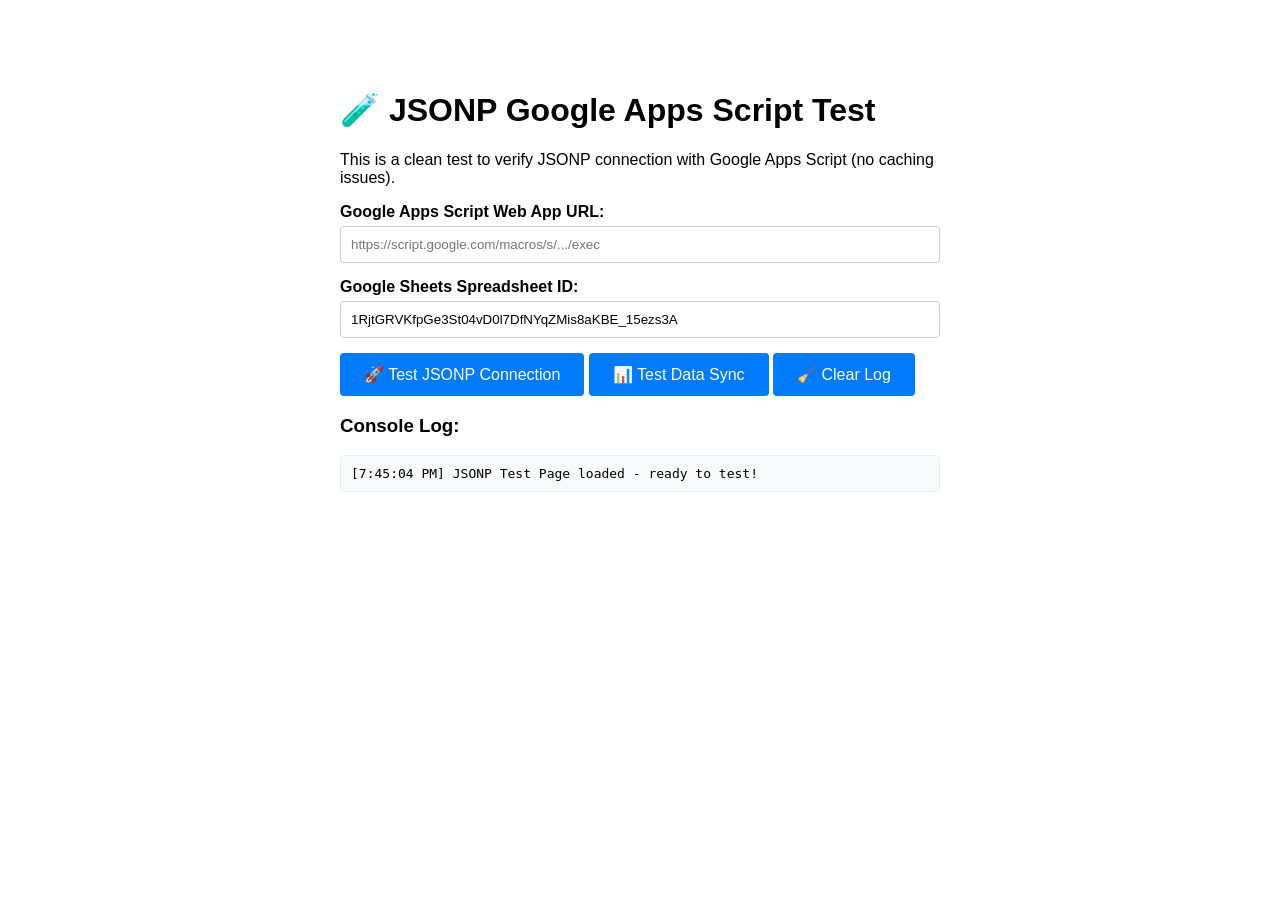
<file: test-jsonp.html>
<!DOCTYPE html>
<html lang="en">
<head>
    <meta charset="UTF-8">
    <meta name="viewport" content="width=device-width, initial-scale=1.0">
    <title>JSONP Google Apps Script Test</title>
    <style>
        body {
            font-family: Arial, sans-serif;
            max-width: 600px;
            margin: 50px auto;
            padding: 20px;
        }
        .form-group {
            margin: 15px 0;
        }
        label {
            display: block;
            margin-bottom: 5px;
            font-weight: bold;
        }
        input[type="url"], input[type="text"] {
            width: 100%;
            padding: 10px;
            border: 1px solid #ccc;
            border-radius: 4px;
            box-sizing: border-box;
        }
        button {
            background: #007bff;
            color: white;
            padding: 12px 24px;
            border: none;
            border-radius: 4px;
            cursor: pointer;
            font-size: 16px;
        }
        button:hover {
            background: #0056b3;
        }
        .status {
            margin: 20px 0;
            padding: 15px;
            border-radius: 4px;
            border: 1px solid #ddd;
        }
        .success {
            background: #d4edda;
            color: #155724;
            border-color: #c3e6cb;
        }
        .error {
            background: #f8d7da;
            color: #721c24;
            border-color: #f5c6cb;
        }
        .info {
            background: #d1ecf1;
            color: #0c5460;
            border-color: #bee5eb;
        }
        .console-log {
            background: #f8f9fa;
            border: 1px solid #e9ecef;
            padding: 10px;
            margin: 10px 0;
            border-radius: 4px;
            font-family: monospace;
            white-space: pre-wrap;
            max-height: 300px;
            overflow-y: auto;
        }
    </style>
</head>
<body>
    <h1>🧪 JSONP Google Apps Script Test</h1>
    <p>This is a clean test to verify JSONP connection with Google Apps Script (no caching issues).</p>
    
    <form id="testForm">
        <div class="form-group">
            <label for="webAppUrl">Google Apps Script Web App URL:</label>
            <input type="url" id="webAppUrl" 
                   placeholder="https://script.google.com/macros/s/.../exec" 
                   required>
        </div>
        
        <div class="form-group">
            <label for="spreadsheetId">Google Sheets Spreadsheet ID:</label>
            <input type="text" id="spreadsheetId" 
                   placeholder="1RjtGRVKfpGe3St04vD0l7DfNYqZMis8aKBE_15ezs3A" 
                   required>
        </div>
        
        <button type="submit">🚀 Test JSONP Connection</button>
        <button type="button" onclick="testDataSync()">📊 Test Data Sync</button>
        <button type="button" onclick="clearLog()">🧹 Clear Log</button>
    </form>
    
    <div id="status" class="status" style="display: none;"></div>
    
    <h3>Console Log:</h3>
    <div id="consoleLog" class="console-log"></div>

    <script>
        function log(message) {
            const consoleDiv = document.getElementById('consoleLog');
            const timestamp = new Date().toLocaleTimeString();
            consoleDiv.textContent += `[${timestamp}] ${message}\n`;
            consoleDiv.scrollTop = consoleDiv.scrollHeight;
            console.log(message);
        }

        function showStatus(message, type) {
            const statusDiv = document.getElementById('status');
            statusDiv.textContent = message;
            statusDiv.className = `status ${type}`;
            statusDiv.style.display = 'block';
        }

        function clearLog() {
            document.getElementById('consoleLog').textContent = '';
            document.getElementById('status').style.display = 'none';
        }

        async function testConnection() {
            const webAppUrl = document.getElementById('webAppUrl').value.trim();
            const spreadsheetId = document.getElementById('spreadsheetId').value.trim();
            
            if (!webAppUrl || !spreadsheetId) {
                showStatus('Please fill in both fields', 'error');
                return;
            }

            showStatus('Testing JSONP connection...', 'info');
            log('Starting JSONP connection test...');
            log(`URL: ${webAppUrl}`);
            log(`Spreadsheet ID: ${spreadsheetId}`);

            try {
                const callbackName = 'testCallback_' + Date.now();
                const script = document.createElement('script');
                
                const result = await new Promise((resolve, reject) => {
                    log(`Creating JSONP callback: ${callbackName}`);
                    
                    window[callbackName] = function(data) {
                        log('JSONP Response received:');
                        log(JSON.stringify(data, null, 2));
                        delete window[callbackName];
                        if (document.head.contains(script)) {
                            document.head.removeChild(script);
                        }
                        resolve(data);
                    };
                    
                    script.onerror = function() {
                        log('JSONP script failed to load');
                        delete window[callbackName];
                        if (document.head.contains(script)) {
                            document.head.removeChild(script);
                        }
                        reject(new Error('JSONP script failed to load'));
                    };
                    
                    const jsonpUrl = `${webAppUrl}?callback=${callbackName}&test=true`;
                    log(`JSONP URL: ${jsonpUrl}`);
                    
                    script.src = jsonpUrl;
                    document.head.appendChild(script);
                    log('JSONP script tag added to page');
                    
                    setTimeout(() => {
                        if (window[callbackName]) {
                            delete window[callbackName];
                            if (document.head.contains(script)) {
                                document.head.removeChild(script);
                            }
                            reject(new Error('JSONP request timeout - no response after 10 seconds'));
                        }
                    }, 10000);
                });
                
                if (result.success) {
                    showStatus('✅ JSONP Connection successful!', 'success');
                    log('✅ Connection test passed!');
                } else {
                    throw new Error(result.error || 'Unknown error');
                }
                
            } catch (error) {
                log(`❌ Connection test failed: ${error.message}`);
                showStatus(`❌ Connection failed: ${error.message}`, 'error');
            }
        }

        async function testDataSync() {
            const webAppUrl = document.getElementById('webAppUrl').value.trim();
            
            if (!webAppUrl) {
                showStatus('Please enter Web App URL first', 'error');
                return;
            }

            showStatus('Testing JSONP data sync...', 'info');
            log('Starting JSONP data sync test...');

            try {
                const callbackName = 'dataSyncCallback_' + Date.now();
                const script = document.createElement('script');
                
                const testData = {
                    values: [['Test User', 'Test Client', new Date().toISOString(), '', '', '', '', 'Test Entry']]
                };
                
                const result = await new Promise((resolve, reject) => {
                    window[callbackName] = function(data) {
                        log('Data sync JSONP response:');
                        log(JSON.stringify(data, null, 2));
                        delete window[callbackName];
                        if (document.head.contains(script)) {
                            document.head.removeChild(script);
                        }
                        resolve(data);
                    };
                    
                    script.onerror = function() {
                        log('Data sync JSONP script failed');
                        delete window[callbackName];
                        if (document.head.contains(script)) {
                            document.head.removeChild(script);
                        }
                        reject(new Error('Data sync JSONP failed'));
                    };
                    
                    const dataParam = encodeURIComponent(JSON.stringify(testData));
                    const jsonpUrl = `${webAppUrl}?callback=${callbackName}&data=${dataParam}`;
                    log(`Data sync URL length: ${jsonpUrl.length}`);
                    
                    script.src = jsonpUrl;
                    document.head.appendChild(script);
                    
                    setTimeout(() => {
                        if (window[callbackName]) {
                            delete window[callbackName];
                            if (document.head.contains(script)) {
                                document.head.removeChild(script);
                            }
                            reject(new Error('Data sync timeout'));
                        }
                    }, 15000);
                });
                
                if (result.success) {
                    showStatus('✅ Data sync successful!', 'success');
                    log('✅ Data sync test passed!');
                } else {
                    throw new Error(result.error || 'Data sync failed');
                }
                
            } catch (error) {
                log(`❌ Data sync failed: ${error.message}`);
                showStatus(`❌ Data sync failed: ${error.message}`, 'error');
            }
        }

        document.getElementById('testForm').addEventListener('submit', function(e) {
            e.preventDefault();
            testConnection();
        });

        // Initialize with known values
        window.addEventListener('load', function() {
            document.getElementById('spreadsheetId').value = '1RjtGRVKfpGe3St04vD0l7DfNYqZMis8aKBE_15ezs3A';
            log('JSONP Test Page loaded - ready to test!');
        });
    </script>
</body>
</html>
</file>
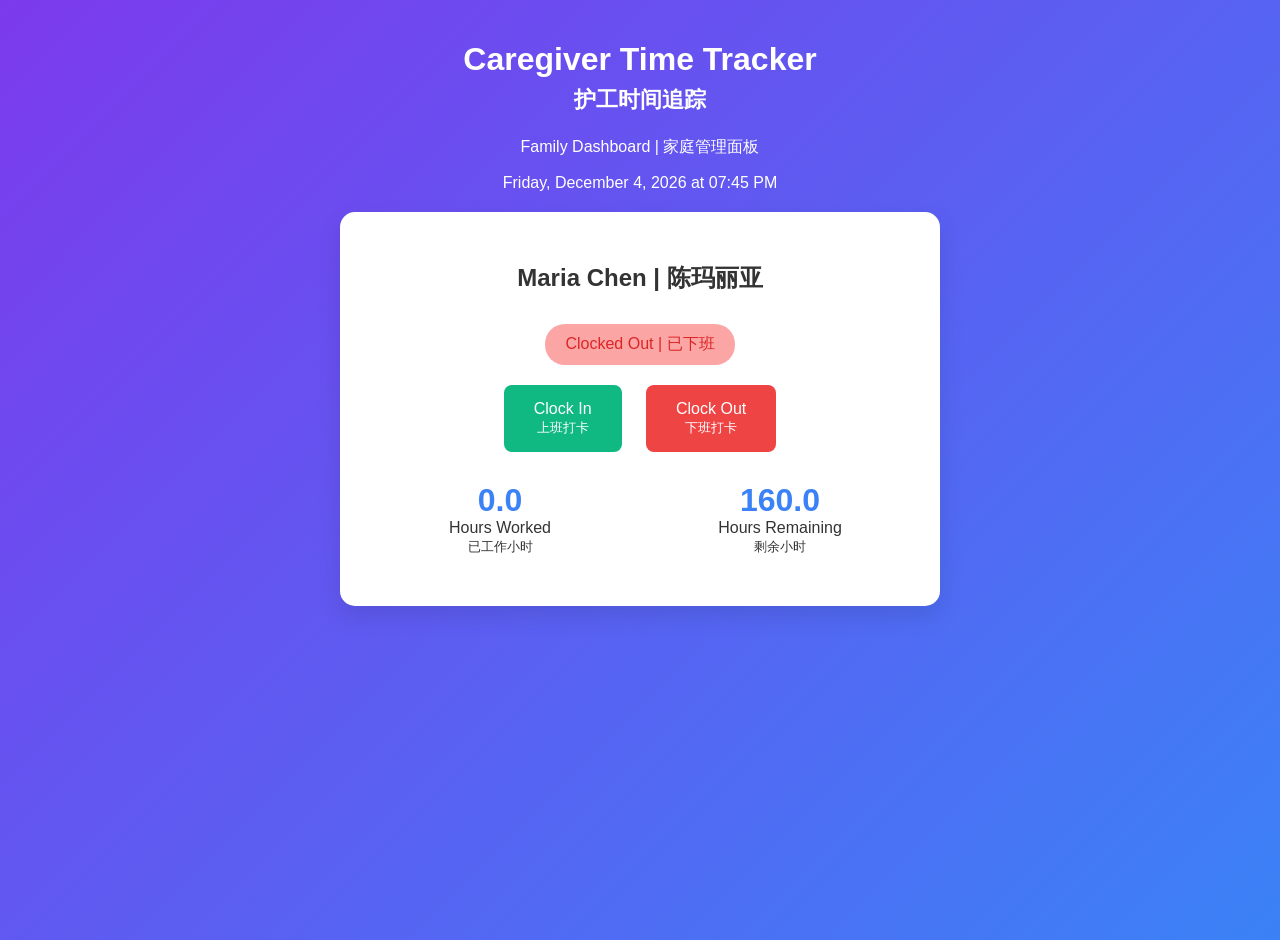
<file: test.html>
<!DOCTYPE html>
<html lang="en">
<head>
    <meta charset="UTF-8">
    <meta name="viewport" content="width=device-width, initial-scale=1.0">
    <title>Simple Test - Caregiver Tracker</title>
    <style>
        body {
            font-family: Arial, sans-serif;
            background: linear-gradient(135deg, #7c3aed 0%, #3b82f6 100%);
            color: white;
            padding: 20px;
            min-height: 100vh;
            margin: 0;
        }
        .container {
            max-width: 600px;
            margin: 0 auto;
            text-align: center;
        }
        .card {
            background: white;
            color: #333;
            padding: 30px;
            border-radius: 15px;
            margin: 20px 0;
            box-shadow: 0 10px 25px rgba(0,0,0,0.1);
        }
        button {
            background: #10b981;
            color: white;
            border: none;
            padding: 15px 30px;
            border-radius: 8px;
            font-size: 16px;
            margin: 10px;
            cursor: pointer;
        }
        button:hover {
            background: #059669;
        }
        button:disabled {
            background: #ef4444;
            cursor: not-allowed;
        }
        .status {
            padding: 10px 20px;
            border-radius: 20px;
            display: inline-block;
            margin: 10px 0;
        }
        .status.out {
            background: #fca5a5;
            color: #dc2626;
        }
        .status.in {
            background: #dcfce7;
            color: #16a34a;
        }
        .time-display {
            display: grid;
            grid-template-columns: 1fr 1fr;
            gap: 20px;
            margin: 20px 0;
        }
        .time-stat {
            text-align: center;
        }
        .time-value {
            font-size: 2rem;
            font-weight: bold;
            color: #3b82f6;
        }
        .live-timer {
            background: #10b981;
            color: white;
            padding: 20px;
            border-radius: 10px;
            margin: 20px 0;
            display: none;
        }
        .timer-display {
            font-size: 2rem;
            font-family: monospace;
            font-weight: bold;
        }
    </style>
</head>
<body>
    <div class="container">
        <h1>Caregiver Time Tracker<br><span style="font-size: 0.7em;">护工时间追踪</span></h1>
        <p>Family Dashboard | 家庭管理面板</p>
        <p id="currentTime">Loading time...</p>

        <div class="card">
            <h2>Maria Chen | 陈玛丽亚</h2>
            <div id="status" class="status out">Clocked Out | 已下班</div>
            
            <div>
                <button id="clockInBtn" onclick="clockIn()">
                    Clock In<br><small>上班打卡</small>
                </button>
                <button id="clockOutBtn" onclick="clockOut()" disabled>
                    Clock Out<br><small>下班打卡</small>
                </button>
            </div>
            
            <div id="liveTimer" class="live-timer">
                <div>Current Session | 当前工作时间</div>
                <div class="timer-display" id="timerDisplay">00:00:00</div>
            </div>
            
            <div class="time-display">
                <div class="time-stat">
                    <div class="time-value" id="hoursWorked">0.0</div>
                    <div>Hours Worked<br><small>已工作小时</small></div>
                </div>
                <div class="time-stat">
                    <div class="time-value" id="hoursRemaining">160.0</div>
                    <div>Hours Remaining<br><small>剩余小时</small></div>
                </div>
            </div>
        </div>
    </div>

    <script>
        let isClocked = false;
        let startTime = null;
        let timerInterval = null;

        function updateCurrentTime() {
            const now = new Date();
            const options = {
                weekday: 'long',
                year: 'numeric',
                month: 'long',
                day: 'numeric',
                hour: '2-digit',
                minute: '2-digit'
            };
            document.getElementById('currentTime').textContent = now.toLocaleDateString('en-US', options);
        }

        function clockIn() {
            isClocked = true;
            startTime = new Date();
            
            document.getElementById('status').textContent = 'Clocked In | 已上班';
            document.getElementById('status').className = 'status in';
            document.getElementById('clockInBtn').disabled = true;
            document.getElementById('clockOutBtn').disabled = false;
            document.getElementById('liveTimer').style.display = 'block';
            
            // Start timer
            timerInterval = setInterval(updateTimer, 1000);
            
            console.log('Clocked in at:', startTime);
        }

        function clockOut() {
            if (!isClocked || !startTime) return;
            
            const endTime = new Date();
            const totalMinutes = (endTime - startTime) / (1000 * 60);
            const totalHours = (totalMinutes / 60).toFixed(1);
            
            isClocked = false;
            clearInterval(timerInterval);
            
            document.getElementById('status').textContent = 'Clocked Out | 已下班';
            document.getElementById('status').className = 'status out';
            document.getElementById('clockInBtn').disabled = false;
            document.getElementById('clockOutBtn').disabled = true;
            document.getElementById('liveTimer').style.display = 'none';
            
            // Update hours worked
            const current = parseFloat(document.getElementById('hoursWorked').textContent);
            const newTotal = current + parseFloat(totalHours);
            document.getElementById('hoursWorked').textContent = newTotal.toFixed(1);
            document.getElementById('hoursRemaining').textContent = (160 - newTotal).toFixed(1);
            
            alert(`Session completed!\nWorked: ${totalHours} hours\nTotal today: ${newTotal.toFixed(1)} hours`);
            
            console.log('Clocked out at:', endTime, 'Total hours:', totalHours);
        }

        function updateTimer() {
            if (!startTime) return;
            
            const now = new Date();
            const elapsed = now - startTime;
            const hours = Math.floor(elapsed / (1000 * 60 * 60));
            const minutes = Math.floor((elapsed % (1000 * 60 * 60)) / (1000 * 60));
            const seconds = Math.floor((elapsed % (1000 * 60)) / 1000);
            
            document.getElementById('timerDisplay').textContent = 
                `${hours.toString().padStart(2, '0')}:${minutes.toString().padStart(2, '0')}:${seconds.toString().padStart(2, '0')}`;
        }

        // Initialize
        updateCurrentTime();
        setInterval(updateCurrentTime, 1000);
        
        console.log('Simple test app loaded successfully!');
    </script>
</body>
</html>
</file>
